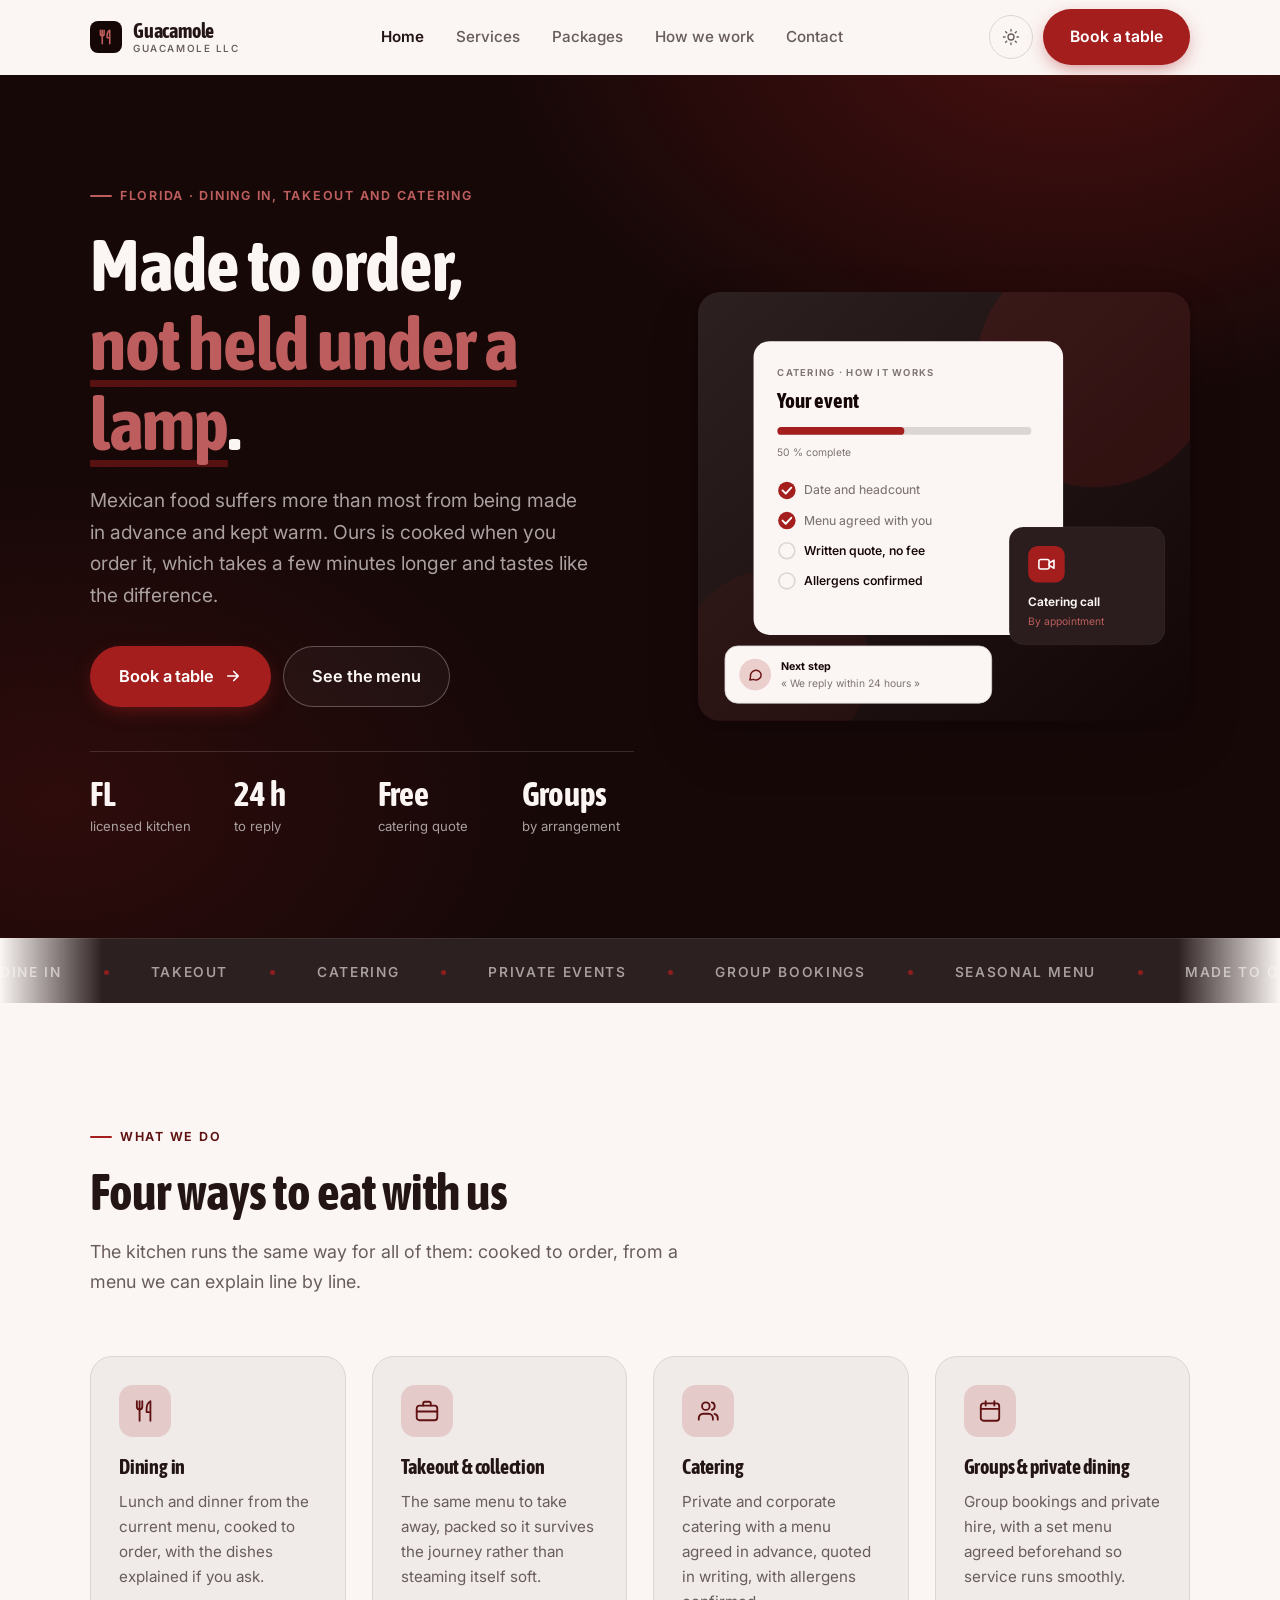
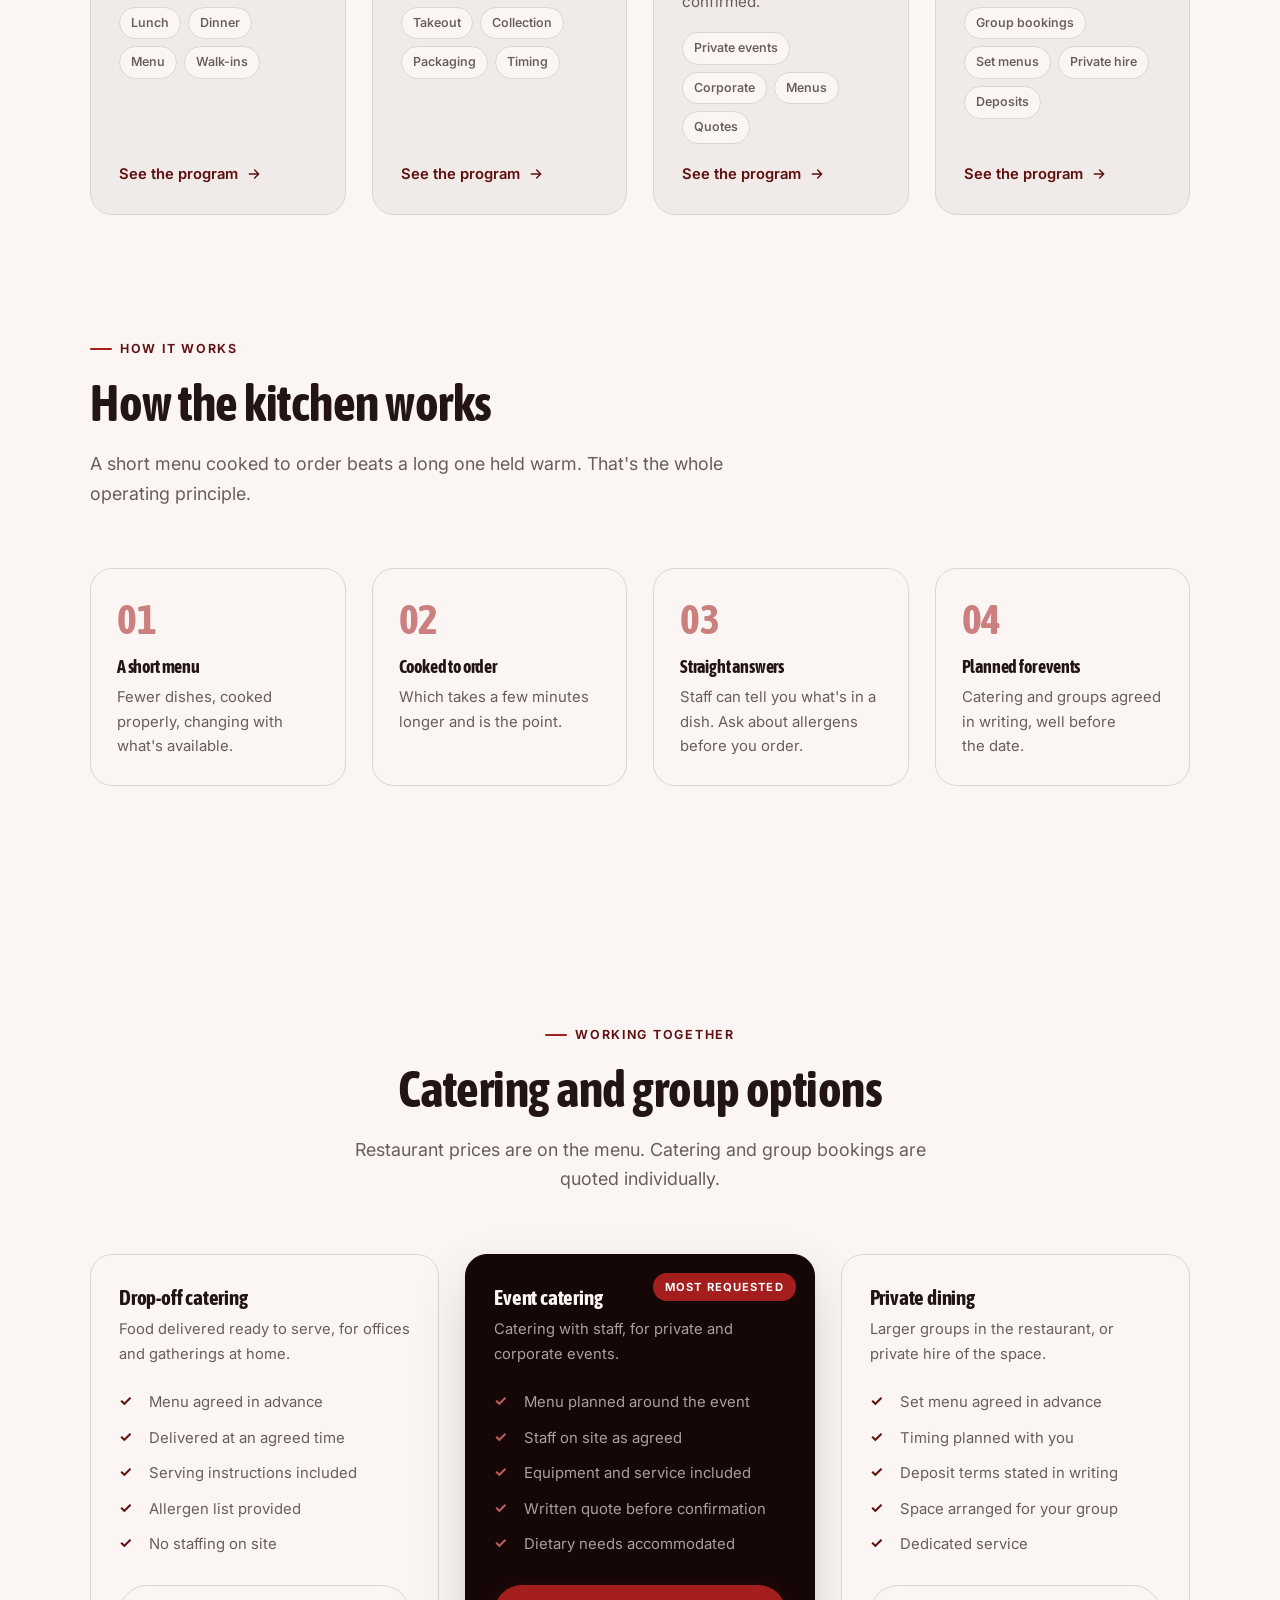
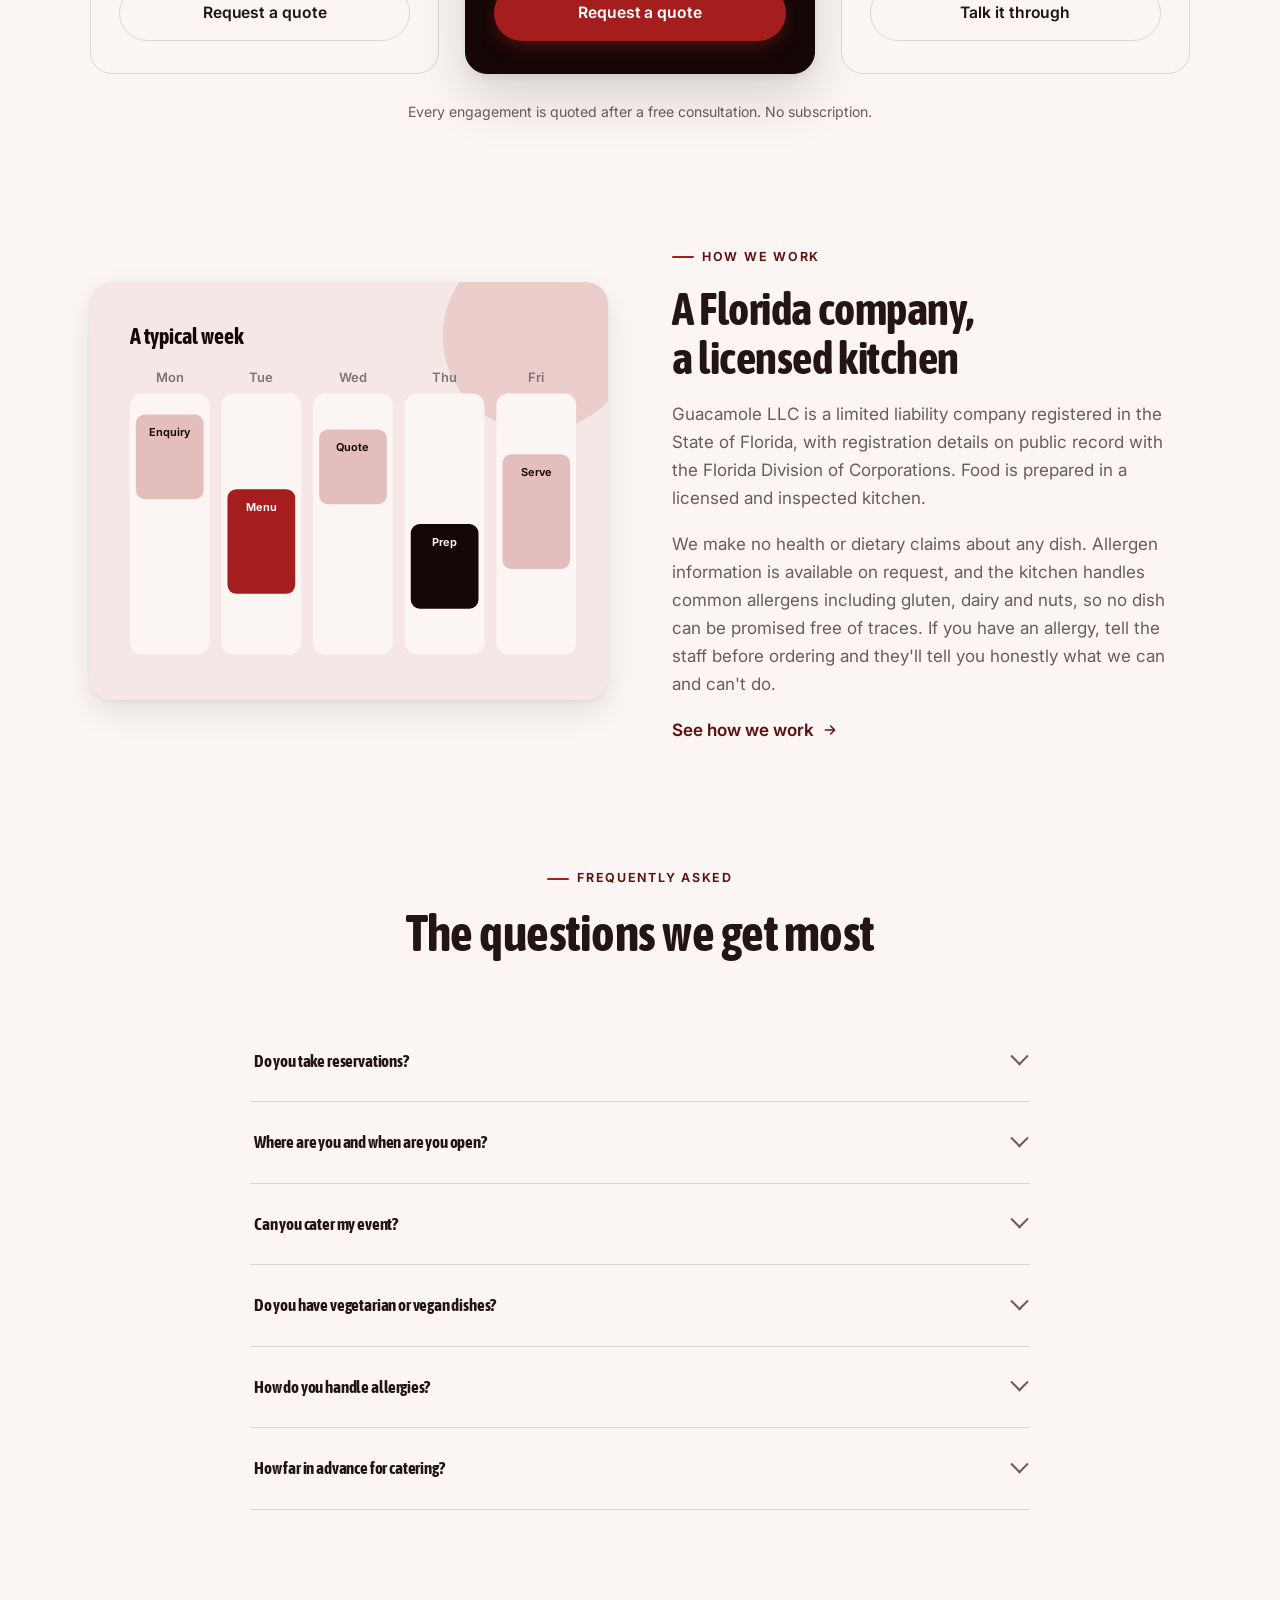
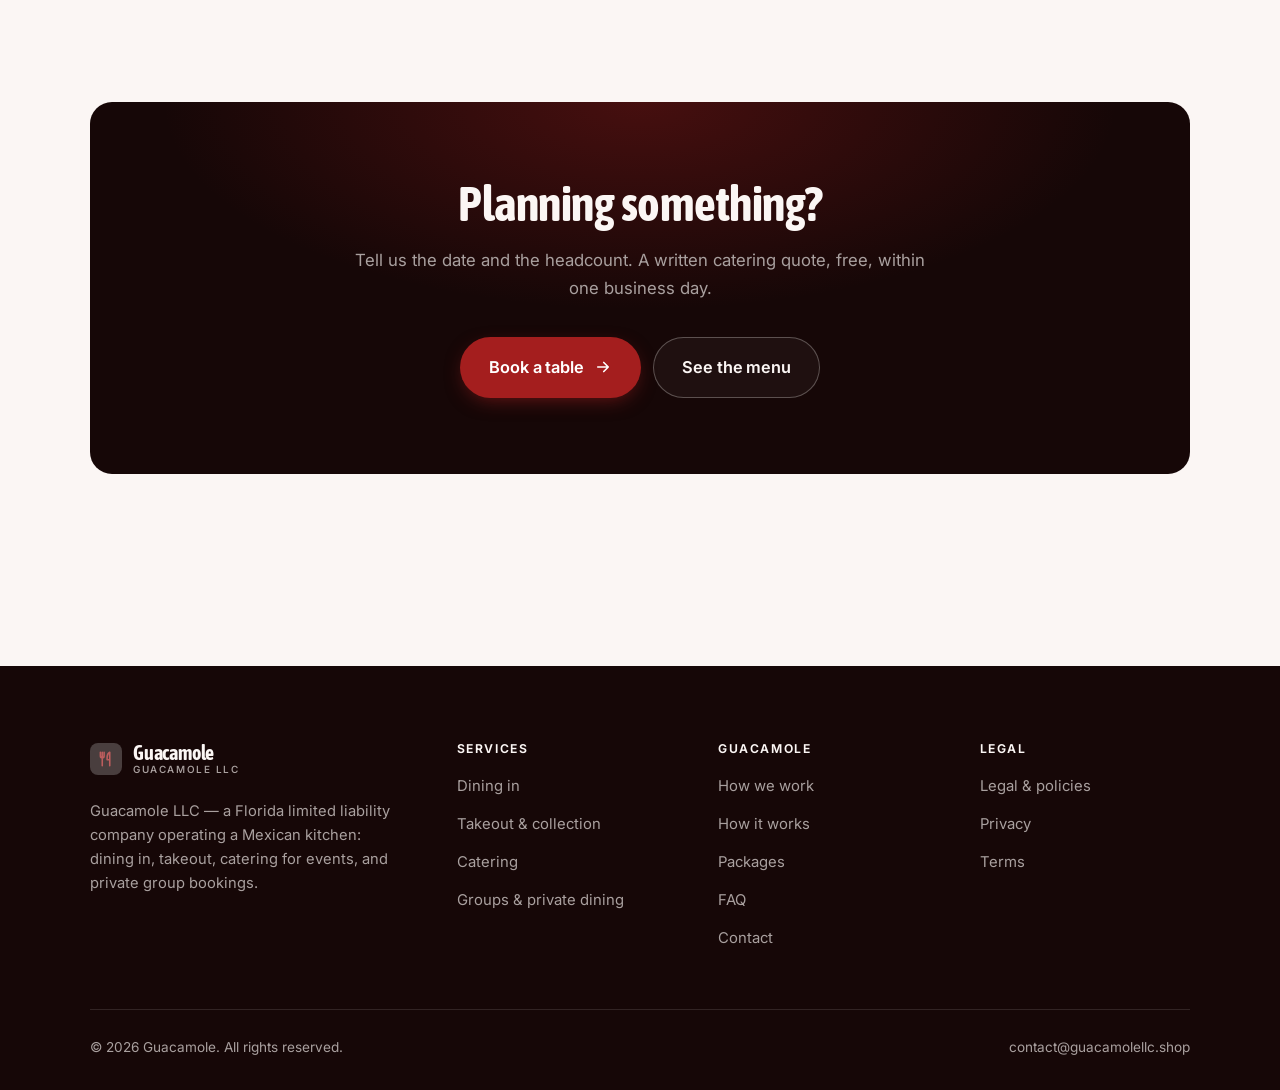
<file: index.html>
<!DOCTYPE html>
<html lang="en" class="no-js">
<head>
<meta charset="utf-8">
<meta name="viewport" content="width=device-width, initial-scale=1">
<title>Guacamole LLC — Mexican kitchen, takeout and catering</title>
<meta name="description" content="Guacamole LLC, a Florida company operating a Mexican kitchen: dining in, takeout, catering for events and private group bookings. Food made to order.">
<link rel="canonical" href="https://guacamolellc.shop/">

<meta property="og:type" content="website">
<meta property="og:url" content="https://guacamolellc.shop/">
<meta property="og:site_name" content="Guacamole">
<meta property="og:locale" content="en_US">
<meta property="og:title" content="Guacamole LLC — Mexican kitchen, takeout and catering">
<meta property="og:description" content="Guacamole LLC, a Florida company operating a Mexican kitchen: dining in, takeout, catering for events and private group bookings. Food made to order.">
<meta name="theme-color" content="#160707">

<link rel="icon" href="assets/img/favicon.svg" type="image/svg+xml">
<link rel="preconnect" href="https://fonts.googleapis.com">
<link rel="preconnect" href="https://fonts.gstatic.com" crossorigin>
<link rel="stylesheet" href="https://fonts.googleapis.com/css2?family=Asap+Condensed:wght@400;500;600;700&family=Inter:wght@400..700&display=swap">
<link rel="stylesheet" href="assets/css/style.css">

<!-- Thème appliqué avant le premier rendu (évite le flash) -->
<script>
document.documentElement.classList.remove('no-js');
(function(){try{var t=localStorage.getItem('site-theme');if(t){document.documentElement.setAttribute('data-theme',t);}}catch(e){}})();
</script>
<script type="application/ld+json">
{
  "@context": "https://schema.org",
  "@type": "Organization",
  "name": "Guacamole",
  "url": "https://guacamolellc.shop/",
  "email": "contact@guacamolellc.shop",
  "description": "Guacamole LLC, a Florida company operating a Mexican kitchen: dining in, takeout, catering for events and private group bookings. Food made to order.",
  "areaServed": "US",
  "knowsLanguage": "en"
}
</script>
</head>

<body>
<a class="skip-link" href="#main">Skip to main content</a>

<header class="site-header">
  <nav class="wrap nav" aria-label="Main navigation">
    <a class="brand" href="index.html">
      <svg class="brand__mark" viewBox="0 0 64 64" aria-hidden="true">
        <rect class="bm-bg" width="64" height="64" rx="16"/>
        <g class="bm-ic" transform="translate(14 14) scale(1.5)" fill="none" stroke-width="2.1" stroke-linecap="round" stroke-linejoin="round"><path d="M7 3v8M4.5 3v5a2.5 2.5 0 0 0 5 0V3M7 11v10M17 21V3c-2.2 1.2-3.5 3.6-3.5 7v3H17"/></g>
      </svg>
      <span>Guacamole<span class="brand__sub">Guacamole LLC</span></span>
    </a>

    <ul class="nav__links" id="nav-links">
      <li><a href="index.html" aria-current="page">Home</a></li>
      <li><a href="programs.html">Services</a></li>
      <li><a href="index.html#pricing">Packages</a></li>
      <li><a href="about.html">How we work</a></li>
      <li><a href="contact.html">Contact</a></li>
      <li><a class="btn btn--primary" href="contact.html">Book a table</a></li>
    </ul>

    <div class="nav__cta">
      <button class="theme-toggle" type="button" aria-label="Switch to dark theme">
        <svg class="icon-sun" viewBox="0 0 24 24" fill="none" stroke="currentColor" stroke-width="1.8" stroke-linecap="round" aria-hidden="true"><circle cx="12" cy="12" r="4"/><path d="M12 2v2m0 16v2M2 12h2m16 0h2M4.9 4.9l1.4 1.4m11.4 11.4 1.4 1.4M19.1 4.9l-1.4 1.4M6.3 17.7l-1.4 1.4"/></svg>
        <svg class="icon-moon" viewBox="0 0 24 24" fill="none" stroke="currentColor" stroke-width="1.8" stroke-linecap="round" stroke-linejoin="round" aria-hidden="true"><path d="M21 12.8A9 9 0 1 1 11.2 3a7 7 0 0 0 9.8 9.8z"/></svg>
      </button>
      <a class="btn btn--primary" href="contact.html">Book a table</a>
      <button class="nav__toggle" type="button" aria-expanded="false" aria-controls="nav-links" aria-label="Open menu">
        <svg class="icon-open" viewBox="0 0 24 24" fill="none" stroke="currentColor" stroke-width="2" stroke-linecap="round" aria-hidden="true"><path d="M3 6h18M3 12h18M3 18h18"/></svg>
        <svg class="icon-close" viewBox="0 0 24 24" fill="none" stroke="currentColor" stroke-width="2" stroke-linecap="round" aria-hidden="true"><path d="M6 6l12 12M18 6L6 18"/></svg>
      </button>
    </div>
  </nav>
</header>

<main id="main">

<section class="hero">
  <div class="wrap hero__inner">
    <div>
      <span class="eyebrow hero__eyebrow">Florida · Dining in, takeout and catering</span>
      <h1>Made to order,<br> <em>not held under a lamp</em>.</h1>
      <p class="hero__lede">Mexican food suffers more than most from being made in advance and kept warm. Ours is cooked when you order it, which takes a few minutes longer and tastes like the difference.</p>

      <div class="hero__actions">
        <a class="btn btn--primary btn--lg" href="contact.html">Book a table <svg viewBox="0 0 24 24" fill="none" stroke="currentColor" stroke-width="2.2" stroke-linecap="round" stroke-linejoin="round" aria-hidden="true"><path d="M5 12h14M13 6l6 6-6 6"/></svg></a>
        <a class="btn btn--on-dark btn--lg" href="programs.html">See the menu</a>
      </div>

      <ul class="hero__proof">
        <li><span class="stat__num">FL</span><span class="stat__label">licensed kitchen</span></li>
        <li><span class="stat__num">24 h</span><span class="stat__label">to reply</span></li>
        <li><span class="stat__num">Free</span><span class="stat__label">catering quote</span></li>
        <li><span class="stat__num">Groups</span><span class="stat__label">by arrangement</span></li>
      </ul>
    </div>

    <div class="hero__art">
      <svg viewBox="0 0 620 540" role="img" aria-label="How catering with Guacamole LLC works, from date and headcount to confirmed menu.">
        <defs>
          <linearGradient id="hbg" x1="0" y1="0" x2="1" y2="1">
            <stop offset="0" stop-color="#2d2020"/><stop offset="1" stop-color="#120606"/>
          </linearGradient>
        </defs>
        <rect width="620" height="540" rx="22" fill="url(#hbg)"/>
        <circle cx="500" cy="96" r="150" fill="#a41e1e" opacity=".16"/>
        <circle cx="96" cy="470" r="120" fill="#a41e1e" opacity=".08"/>

        <g style="font-family: var(--font-body)">
          <!-- Carte programme -->
          <rect x="70" y="62" width="390" height="370" rx="20" fill="#fbf6f4"/>
          <text x="100" y="106" font-size="12" font-weight="650" letter-spacing="1.6" fill="#7d7372">CATERING · HOW IT WORKS</text>
          <text x="100" y="146" font-size="27" font-weight="700" fill="#160707" style="font-family: var(--font-display)">Your event</text>
          <rect x="100" y="170" width="320" height="10" rx="5" fill="#dbd5d3"/>
          <rect x="100" y="170" width="160" height="10" rx="5" fill="#a41e1e"/>
          <text x="100" y="206" font-size="13" fill="#7d7372">50 % complete</text>
          <circle cx="112" cy="250" r="11" fill="#a41e1e"/><path d="M106.5 250l4 4 7-7.5" fill="none" stroke="#ffffff" stroke-width="2.4" stroke-linecap="round" stroke-linejoin="round"/><text x="134" y="255" font-size="15.5" fill="#7d7372" font-weight="450">Date and headcount</text>
          <circle cx="112" cy="288" r="11" fill="#a41e1e"/><path d="M106.5 288l4 4 7-7.5" fill="none" stroke="#ffffff" stroke-width="2.4" stroke-linecap="round" stroke-linejoin="round"/><text x="134" y="293" font-size="15.5" fill="#7d7372" font-weight="450">Menu agreed with you</text>
          <circle cx="112" cy="326" r="10" fill="none" stroke="#dbd5d3" stroke-width="2"/><text x="134" y="331" font-size="15.5" fill="#160707" font-weight="560">Written quote, no fee</text>
          <circle cx="112" cy="364" r="10" fill="none" stroke="#dbd5d3" stroke-width="2"/><text x="134" y="369" font-size="15.5" fill="#160707" font-weight="560">Allergens confirmed</text>

          <!-- Carte séance -->
          <rect x="392" y="296" width="196" height="148" rx="18" fill="#2b1d1d" stroke="#ffffff" stroke-opacity=".08"/>
          <rect x="416" y="320" width="46" height="46" rx="12" fill="#a41e1e"/>
          <g transform="translate(427 331)" fill="none" stroke="#ffffff" color="#ffffff" stroke-width="2" stroke-linecap="round" stroke-linejoin="round"><rect x="2.5" y="6" width="13" height="12" rx="2.5"/><path d="M15.5 10.5 21.5 7v10l-6-3.5z"/></g>
          <text x="416" y="396" font-size="15" font-weight="650" fill="#fbf6f4">Catering call</text>
          <text x="416" y="420" font-size="13" fill="#bd5d5d">By appointment</text>

          <!-- Retour du coach -->
          <rect x="34" y="446" width="336" height="72" rx="16" fill="#fbf6f4" stroke="#dbd5d3"/>
          <circle cx="72" cy="482" r="20" fill="#ebcfcd"/>
          <g transform="translate(62 472) scale(.84)" fill="none" stroke="#6b1414" stroke-width="2.2" stroke-linecap="round" stroke-linejoin="round"><path d="M21 12a8 8 0 0 1-11.6 7.1L4 20l1-4.6A8 8 0 1 1 21 12z"/></g>
          <text x="104" y="476" font-size="13.5" font-weight="700" fill="#160707">Next step</text>
          <text x="104" y="498" font-size="13" fill="#7d7372">« We reply within 24 hours »</text>
        </g>
      </svg>
    </div>
  </div>
</section>

<div class="marquee" aria-hidden="true">
  <div class="marquee__track"><span>Dine in</span><span>Takeout</span><span>Catering</span><span>Private events</span><span>Group bookings</span><span>Seasonal menu</span><span>Made to order</span><span>Allergens</span><span>Collection</span><span>Delivery</span><span>Dine in</span><span>Takeout</span><span>Catering</span><span>Private events</span><span>Group bookings</span><span>Seasonal menu</span><span>Made to order</span><span>Allergens</span><span>Collection</span><span>Delivery</span></div>
</div>

<section class="section wrap" id="programs">
  <div class="section-head reveal">
    <span class="eyebrow">What we do</span>
    <h2>Four ways to eat with us</h2>
    <p>The kitchen runs the same way for all of them: cooked to order, from a menu we can explain line by line.</p>
  </div>
  <div class="grid grid--4 reveal-group">
    <a class="card" href="programs.html#dining">
      <div class="card__icon"><svg viewBox="0 0 24 24" fill="none" stroke="currentColor" stroke-width="1.7" stroke-linecap="round" stroke-linejoin="round" aria-hidden="true"><path d="M7 3v8M4.5 3v5a2.5 2.5 0 0 0 5 0V3M7 11v10M17 21V3c-2.2 1.2-3.5 3.6-3.5 7v3H17"/></svg></div>
      <h3>Dining in</h3>
      <p>Lunch and dinner from the current menu, cooked to order, with the dishes explained if you ask.</p>
      <ul class="tags"><li>Lunch</li><li>Dinner</li><li>Menu</li><li>Walk-ins</li></ul>
      <span class="arrow-link">See the program <svg viewBox="0 0 24 24" fill="none" stroke="currentColor" stroke-width="2.2" stroke-linecap="round" stroke-linejoin="round" aria-hidden="true"><path d="M5 12h14M13 6l6 6-6 6"/></svg></span>
    </a>
    <a class="card" href="programs.html#takeout">
      <div class="card__icon"><svg viewBox="0 0 24 24" fill="none" stroke="currentColor" stroke-width="1.7" stroke-linecap="round" stroke-linejoin="round" aria-hidden="true"><rect x="2.5" y="7" width="19" height="13.5" rx="2.5"/><path d="M8.5 7V5a1.5 1.5 0 0 1 1.5-1.5h4A1.5 1.5 0 0 1 15.5 5v2M2.5 12.5h19"/></svg></div>
      <h3>Takeout &amp; collection</h3>
      <p>The same menu to take away, packed so it survives the journey rather than steaming itself soft.</p>
      <ul class="tags"><li>Takeout</li><li>Collection</li><li>Packaging</li><li>Timing</li></ul>
      <span class="arrow-link">See the program <svg viewBox="0 0 24 24" fill="none" stroke="currentColor" stroke-width="2.2" stroke-linecap="round" stroke-linejoin="round" aria-hidden="true"><path d="M5 12h14M13 6l6 6-6 6"/></svg></span>
    </a>
    <a class="card" href="programs.html#catering">
      <div class="card__icon"><svg viewBox="0 0 24 24" fill="none" stroke="currentColor" stroke-width="1.7" stroke-linecap="round" stroke-linejoin="round" aria-hidden="true"><path d="M16.5 20v-1.5a4 4 0 0 0-4-4h-5a4 4 0 0 0-4 4V20"/><circle cx="10" cy="7.5" r="3.5"/><path d="M21 20v-1.5a4 4 0 0 0-3-3.9M15.5 4.1a3.5 3.5 0 0 1 0 6.8"/></svg></div>
      <h3>Catering</h3>
      <p>Private and corporate catering with a menu agreed in advance, quoted in writing, with allergens confirmed.</p>
      <ul class="tags"><li>Private events</li><li>Corporate</li><li>Menus</li><li>Quotes</li></ul>
      <span class="arrow-link">See the program <svg viewBox="0 0 24 24" fill="none" stroke="currentColor" stroke-width="2.2" stroke-linecap="round" stroke-linejoin="round" aria-hidden="true"><path d="M5 12h14M13 6l6 6-6 6"/></svg></span>
    </a>
    <a class="card" href="programs.html#groups">
      <div class="card__icon"><svg viewBox="0 0 24 24" fill="none" stroke="currentColor" stroke-width="1.7" stroke-linecap="round" stroke-linejoin="round" aria-hidden="true"><rect x="3.5" y="5" width="17" height="16" rx="2.5"/><path d="M8 3v4M16 3v4M3.5 10h17"/></svg></div>
      <h3>Groups &amp; private dining</h3>
      <p>Group bookings and private hire, with a set menu agreed beforehand so service runs smoothly.</p>
      <ul class="tags"><li>Group bookings</li><li>Set menus</li><li>Private hire</li><li>Deposits</li></ul>
      <span class="arrow-link">See the program <svg viewBox="0 0 24 24" fill="none" stroke="currentColor" stroke-width="2.2" stroke-linecap="round" stroke-linejoin="round" aria-hidden="true"><path d="M5 12h14M13 6l6 6-6 6"/></svg></span>
    </a>
  </div>
</section>

<section class="section section--flush wrap" id="how-it-works">
  <div class="section-head reveal">
    <span class="eyebrow">How it works</span>
    <h2>How the kitchen works</h2>
    <p>A short menu cooked to order beats a long one held warm. That's the whole operating principle.</p>
  </div>
  <div class="grid grid--4 steps reveal-group">
    <article class="step">
      <h3>A short menu</h3>
      <p>Fewer dishes, cooked properly, changing with what's available.</p>
    </article>
    <article class="step">
      <h3>Cooked to order</h3>
      <p>Which takes a few minutes longer and is the point.</p>
    </article>
    <article class="step">
      <h3>Straight answers</h3>
      <p>Staff can tell you what's in a dish. Ask about allergens before you order.</p>
    </article>
    <article class="step">
      <h3>Planned for events</h3>
      <p>Catering and groups agreed in writing, well before the date.</p>
    </article>
  </div>
</section>

<section class="section wrap" id="pricing">
  <div class="section-head section-head--center reveal">
    <span class="eyebrow">Working together</span>
    <h2>Catering and group options</h2>
    <p>Restaurant prices are on the menu. Catering and group bookings are quoted individually.</p>
  </div>
  <div class="grid grid--3 plans reveal-group">
    <article class="plan">
      
      <h3>Drop-off catering</h3>
      <p class="plan__desc">Food delivered ready to serve, for offices and gatherings at home.</p>
      
      <ul class="plan__features">
        <li>Menu agreed in advance</li>
        <li>Delivered at an agreed time</li>
        <li>Serving instructions included</li>
        <li>Allergen list provided</li>
        <li>No staffing on site</li>
      </ul>
      <a class="btn btn--ghost btn--block" href="contact.html">Request a quote</a>
    </article>
    <article class="plan plan--featured">
      <span class="plan__tag">Most requested</span>
      <h3>Event catering</h3>
      <p class="plan__desc">Catering with staff, for private and corporate events.</p>
      
      <ul class="plan__features">
        <li>Menu planned around the event</li>
        <li>Staff on site as agreed</li>
        <li>Equipment and service included</li>
        <li>Written quote before confirmation</li>
        <li>Dietary needs accommodated</li>
      </ul>
      <a class="btn btn--primary btn--block" href="contact.html">Request a quote</a>
    </article>
    <article class="plan">
      
      <h3>Private dining</h3>
      <p class="plan__desc">Larger groups in the restaurant, or private hire of the space.</p>
      
      <ul class="plan__features">
        <li>Set menu agreed in advance</li>
        <li>Timing planned with you</li>
        <li>Deposit terms stated in writing</li>
        <li>Space arranged for your group</li>
        <li>Dedicated service</li>
      </ul>
      <a class="btn btn--ghost btn--block" href="contact.html">Talk it through</a>
    </article>
  </div>
  <p class="plans-note">Every engagement is quoted after a free consultation. No subscription.</p>
</section>

<section class="section section--flush wrap">
  <div class="split reveal">
    <div class="split__art">
      <svg viewBox="0 0 520 420" role="img" aria-label="Example of a typical week: Enquiry, Menu, Quote, Prep, Serve.">
        <rect width="520" height="420" rx="20" fill="#f5e7e5"/>
        <circle cx="450" cy="54" r="96" fill="#a41e1e" opacity=".12"/>
        <g style="font-family: var(--font-body)">
        <text x="40" y="62" font-size="22" font-weight="700" fill="#160707" style="font-family: var(--font-display)">A typical week</text>
        <text x="80" y="100" text-anchor="middle" font-size="13" font-weight="600" fill="#7d7372">Mon</text>
        <rect x="40" y="112" width="80" height="262" rx="12" fill="#fbf6f4"/>
        <rect x="46" y="133" width="68" height="85" rx="9" fill="#e4bebc"/>
        <text x="80" y="155" text-anchor="middle" font-size="11" font-weight="650" fill="#160707">Enquiry</text>
        <text x="172" y="100" text-anchor="middle" font-size="13" font-weight="600" fill="#7d7372">Tue</text>
        <rect x="132" y="112" width="80" height="262" rx="12" fill="#fbf6f4"/>
        <rect x="138" y="208" width="68" height="105" rx="9" fill="#a41e1e"/>
        <text x="172" y="230" text-anchor="middle" font-size="11" font-weight="650" fill="#ffffff">Menu</text>
        <text x="264" y="100" text-anchor="middle" font-size="13" font-weight="600" fill="#7d7372">Wed</text>
        <rect x="224" y="112" width="80" height="262" rx="12" fill="#fbf6f4"/>
        <rect x="230" y="148" width="68" height="75" rx="9" fill="#e4bebc"/>
        <text x="264" y="170" text-anchor="middle" font-size="11" font-weight="650" fill="#160707">Quote</text>
        <text x="356" y="100" text-anchor="middle" font-size="13" font-weight="600" fill="#7d7372">Thu</text>
        <rect x="316" y="112" width="80" height="262" rx="12" fill="#fbf6f4"/>
        <rect x="322" y="243" width="68" height="85" rx="9" fill="#160707"/>
        <text x="356" y="265" text-anchor="middle" font-size="11" font-weight="650" fill="#fbf6f4">Prep</text>
        <text x="448" y="100" text-anchor="middle" font-size="13" font-weight="600" fill="#7d7372">Fri</text>
        <rect x="408" y="112" width="80" height="262" rx="12" fill="#fbf6f4"/>
        <rect x="414" y="173" width="68" height="115" rx="9" fill="#e4bebc"/>
        <text x="448" y="195" text-anchor="middle" font-size="11" font-weight="650" fill="#160707">Serve</text>
        </g>
      </svg>
    </div>
    <div>
      <span class="eyebrow">How we work</span>
      <h2>A Florida company, a licensed kitchen</h2>
      <p>Guacamole LLC is a limited liability company registered in the State of Florida, with registration details on public record with the Florida Division of Corporations. Food is prepared in a licensed and inspected kitchen.</p>
      <p>We make no health or dietary claims about any dish. Allergen information is available on request, and the kitchen handles common allergens including gluten, dairy and nuts, so no dish can be promised free of traces. If you have an allergy, tell the staff before ordering and they'll tell you honestly what we can and can't do.</p>
      <p><a class="arrow-link" href="about.html">See how we work <svg viewBox="0 0 24 24" fill="none" stroke="currentColor" stroke-width="2.2" stroke-linecap="round" stroke-linejoin="round" aria-hidden="true"><path d="M5 12h14M13 6l6 6-6 6"/></svg></a></p>
    </div>
  </div>
</section>

<section class="section section--flush wrap" id="faq">
  <div class="section-head section-head--center reveal">
    <span class="eyebrow">Frequently asked</span>
    <h2>The questions we get most</h2>
  </div>
  <div class="faq reveal">
    <details>
      <summary>Do you take reservations?</summary>
      <p>[RESERVATIONS POLICY — phone, online, or walk-ins only]. For groups, book ahead so we can agree a short set menu.</p>
    </details>
    <details>
      <summary>Where are you and when are you open?</summary>
      <p>[RESTAURANT ADDRESS] — [YOUR OPENING HOURS]. Call [PHONE NUMBER] if you're unsure.</p>
    </details>
    <details>
      <summary>Can you cater my event?</summary>
      <p>Yes. Tell us the date, headcount and venue and we'll send a written quote with a menu, free and with no obligation.</p>
    </details>
    <details>
      <summary>Do you have vegetarian or vegan dishes?</summary>
      <p>Yes, and we'll point them out on the menu. Tell us about dietary needs when booking catering so the menu is planned around them rather than adjusted on the day.</p>
    </details>
    <details>
      <summary>How do you handle allergies?</summary>
      <p>Speak to staff before ordering. We'll tell you what's in a dish, and we're honest that a shared kitchen can't guarantee no traces.</p>
    </details>
    <details>
      <summary>How far in advance for catering?</summary>
      <p>The sooner the better, especially for weekends. Send the date and we'll tell you straight away whether we can take it.</p>
    </details>
  </div>
</section>

<section class="wrap section--tight">
  <div class="cta-band reveal">
    <h2>Planning something?</h2>
    <p>Tell us the date and the headcount. A written catering quote, free, within one business day.</p>
    <div class="hero__actions">
      <a class="btn btn--primary btn--lg" href="contact.html">Book a table <svg viewBox="0 0 24 24" fill="none" stroke="currentColor" stroke-width="2.2" stroke-linecap="round" stroke-linejoin="round" aria-hidden="true"><path d="M5 12h14M13 6l6 6-6 6"/></svg></a>
      <a class="btn btn--on-dark btn--lg" href="programs.html">See the menu</a>
    </div>
  </div>
</section>

</main>

<footer class="site-footer">
  <div class="wrap">
    <div class="footer__grid">
      <div class="footer__brand">
        <a class="brand" href="index.html">
          <svg class="brand__mark" viewBox="0 0 64 64" aria-hidden="true">
        <rect class="bm-bg" width="64" height="64" rx="16"/>
        <g class="bm-ic" transform="translate(14 14) scale(1.5)" fill="none" stroke-width="2.1" stroke-linecap="round" stroke-linejoin="round"><path d="M7 3v8M4.5 3v5a2.5 2.5 0 0 0 5 0V3M7 11v10M17 21V3c-2.2 1.2-3.5 3.6-3.5 7v3H17"/></g>
      </svg>
          <span>Guacamole<span class="brand__sub">Guacamole LLC</span></span>
        </a>
        <p>Guacamole LLC — a Florida limited liability company operating a Mexican kitchen: dining in, takeout, catering for events, and private group bookings.</p>
      </div>

      <div class="footer__col">
        <h4>Services</h4>
        <ul>
          <li><a href="programs.html#dining">Dining in</a></li>
          <li><a href="programs.html#takeout">Takeout &amp; collection</a></li>
          <li><a href="programs.html#catering">Catering</a></li>
          <li><a href="programs.html#groups">Groups &amp; private dining</a></li>
        </ul>
      </div>

      <div class="footer__col">
        <h4>Guacamole</h4>
        <ul>
          <li><a href="about.html">How we work</a></li>
          <li><a href="index.html#how-it-works">How it works</a></li>
          <li><a href="index.html#pricing">Packages</a></li>
          <li><a href="index.html#faq">FAQ</a></li>
          <li><a href="contact.html">Contact</a></li>
        </ul>
      </div>

      <div class="footer__col">
        <h4>Legal</h4>
        <ul>
          <li><a href="legal.html">Legal &amp; policies</a></li>
          <li><a href="legal.html#privacy">Privacy</a></li>
          <li><a href="legal.html#terms">Terms</a></li>
        </ul>
      </div>
    </div>

    <div class="footer__bottom">
      <p>© <span data-year>2026</span> Guacamole. All rights reserved.</p>
      <p><a href="mailto:contact@guacamolellc.shop">contact@guacamolellc.shop</a></p>
    </div>
  </div>
</footer>

<script src="assets/js/main.js" defer></script>
</body>
</html>
</file>
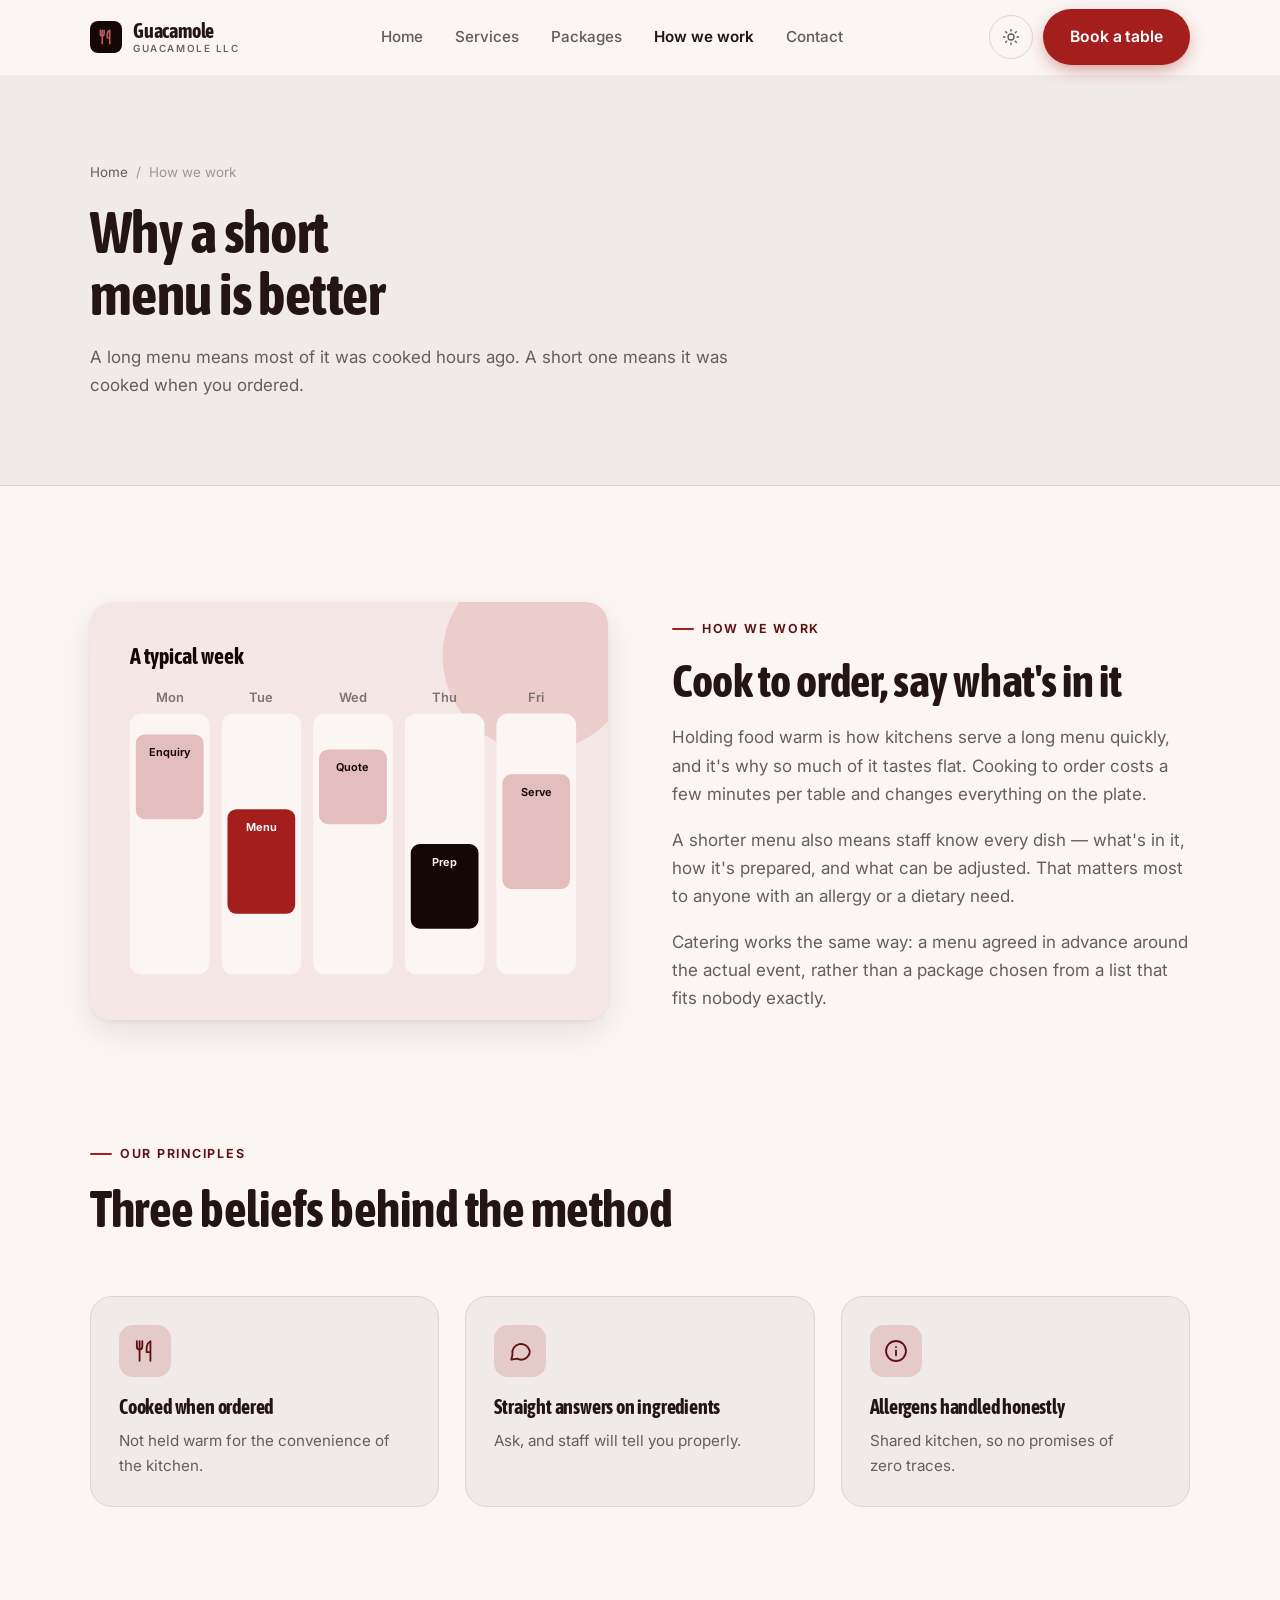
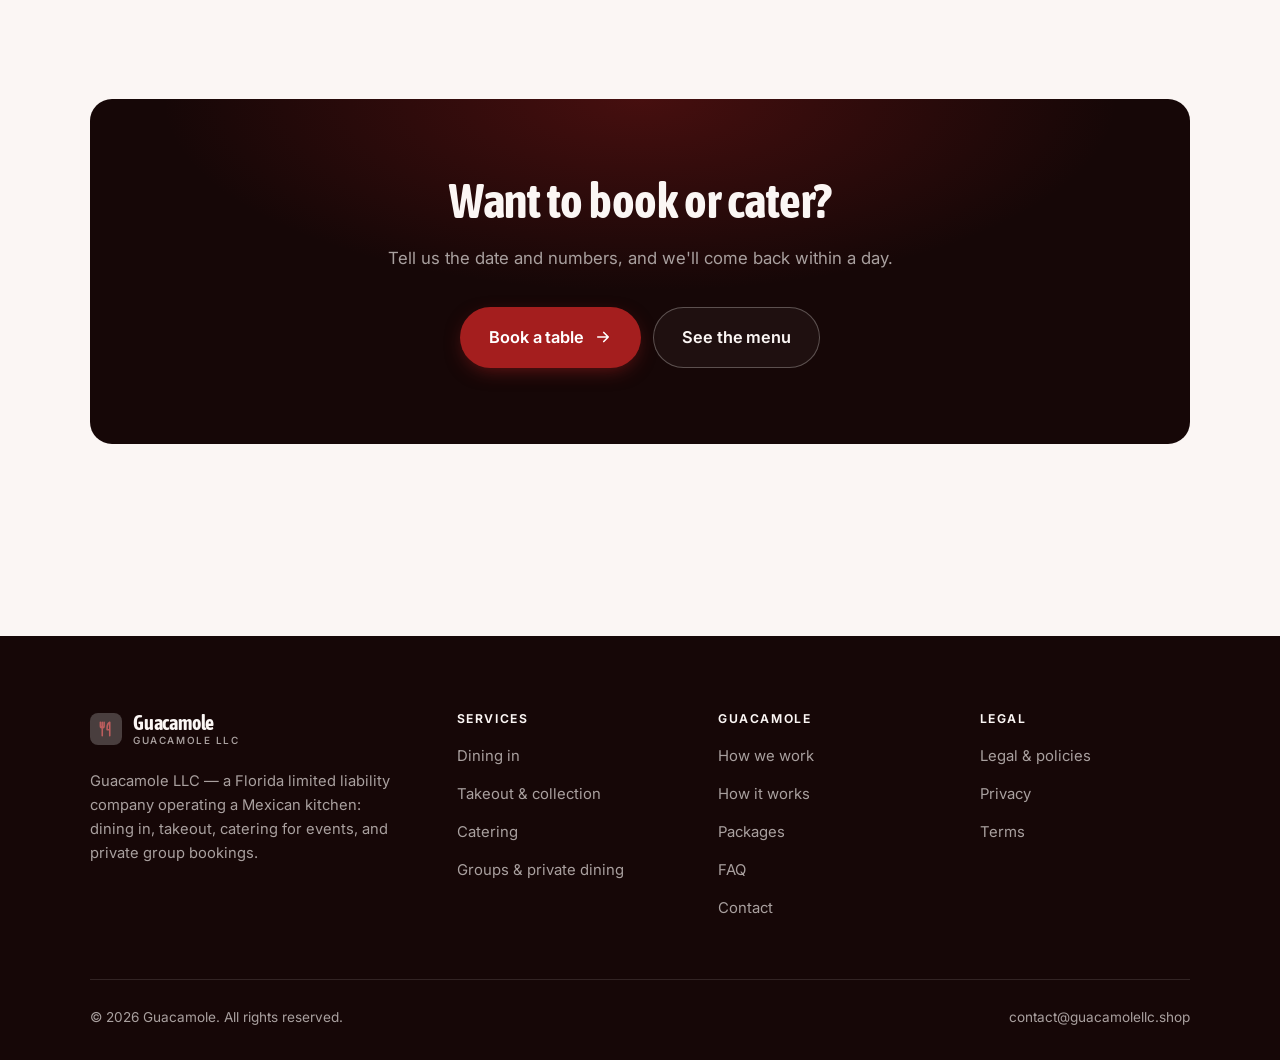
<file: about.html>
<!DOCTYPE html>
<html lang="en" class="no-js">
<head>
<meta charset="utf-8">
<meta name="viewport" content="width=device-width, initial-scale=1">
<title>How we work — Guacamole</title>
<meta name="description" content="About Guacamole LLC, a Florida limited liability company operating a Mexican kitchen.">
<link rel="canonical" href="https://guacamolellc.shop/about.html">

<meta property="og:type" content="website">
<meta property="og:url" content="https://guacamolellc.shop/about.html">
<meta property="og:site_name" content="Guacamole">
<meta property="og:locale" content="en_US">
<meta property="og:title" content="How we work — Guacamole">
<meta property="og:description" content="About Guacamole LLC, a Florida limited liability company operating a Mexican kitchen.">
<meta name="theme-color" content="#160707">

<link rel="icon" href="assets/img/favicon.svg" type="image/svg+xml">
<link rel="preconnect" href="https://fonts.googleapis.com">
<link rel="preconnect" href="https://fonts.gstatic.com" crossorigin>
<link rel="stylesheet" href="https://fonts.googleapis.com/css2?family=Asap+Condensed:wght@400;500;600;700&family=Inter:wght@400..700&display=swap">
<link rel="stylesheet" href="assets/css/style.css">

<!-- Thème appliqué avant le premier rendu (évite le flash) -->
<script>
document.documentElement.classList.remove('no-js');
(function(){try{var t=localStorage.getItem('site-theme');if(t){document.documentElement.setAttribute('data-theme',t);}}catch(e){}})();
</script>
</head>

<body>
<a class="skip-link" href="#main">Skip to main content</a>

<header class="site-header">
  <nav class="wrap nav" aria-label="Main navigation">
    <a class="brand" href="index.html">
      <svg class="brand__mark" viewBox="0 0 64 64" aria-hidden="true">
        <rect class="bm-bg" width="64" height="64" rx="16"/>
        <g class="bm-ic" transform="translate(14 14) scale(1.5)" fill="none" stroke-width="2.1" stroke-linecap="round" stroke-linejoin="round"><path d="M7 3v8M4.5 3v5a2.5 2.5 0 0 0 5 0V3M7 11v10M17 21V3c-2.2 1.2-3.5 3.6-3.5 7v3H17"/></g>
      </svg>
      <span>Guacamole<span class="brand__sub">Guacamole LLC</span></span>
    </a>

    <ul class="nav__links" id="nav-links">
      <li><a href="index.html">Home</a></li>
      <li><a href="programs.html">Services</a></li>
      <li><a href="index.html#pricing">Packages</a></li>
      <li><a href="about.html" aria-current="page">How we work</a></li>
      <li><a href="contact.html">Contact</a></li>
      <li><a class="btn btn--primary" href="contact.html">Book a table</a></li>
    </ul>

    <div class="nav__cta">
      <button class="theme-toggle" type="button" aria-label="Switch to dark theme">
        <svg class="icon-sun" viewBox="0 0 24 24" fill="none" stroke="currentColor" stroke-width="1.8" stroke-linecap="round" aria-hidden="true"><circle cx="12" cy="12" r="4"/><path d="M12 2v2m0 16v2M2 12h2m16 0h2M4.9 4.9l1.4 1.4m11.4 11.4 1.4 1.4M19.1 4.9l-1.4 1.4M6.3 17.7l-1.4 1.4"/></svg>
        <svg class="icon-moon" viewBox="0 0 24 24" fill="none" stroke="currentColor" stroke-width="1.8" stroke-linecap="round" stroke-linejoin="round" aria-hidden="true"><path d="M21 12.8A9 9 0 1 1 11.2 3a7 7 0 0 0 9.8 9.8z"/></svg>
      </button>
      <a class="btn btn--primary" href="contact.html">Book a table</a>
      <button class="nav__toggle" type="button" aria-expanded="false" aria-controls="nav-links" aria-label="Open menu">
        <svg class="icon-open" viewBox="0 0 24 24" fill="none" stroke="currentColor" stroke-width="2" stroke-linecap="round" aria-hidden="true"><path d="M3 6h18M3 12h18M3 18h18"/></svg>
        <svg class="icon-close" viewBox="0 0 24 24" fill="none" stroke="currentColor" stroke-width="2" stroke-linecap="round" aria-hidden="true"><path d="M6 6l12 12M18 6L6 18"/></svg>
      </button>
    </div>
  </nav>
</header>

<main id="main">

<section class="page-head">
  <div class="wrap">
    <nav class="breadcrumb" aria-label="Breadcrumb">
      <a href="index.html">Home</a><span>/</span><span aria-current="page">How we work</span>
    </nav>
    <h1>Why a short menu is better</h1>
    <p>A long menu means most of it was cooked hours ago. A short one means it was cooked when you ordered.</p>
  </div>
</section>

<section class="section wrap">
  <div class="split reveal">
    <div class="split__art">
      <svg viewBox="0 0 520 420" role="img" aria-label="Example of a typical week: Enquiry, Menu, Quote, Prep, Serve.">
        <rect width="520" height="420" rx="20" fill="#f5e7e5"/>
        <circle cx="450" cy="54" r="96" fill="#a41e1e" opacity=".12"/>
        <g style="font-family: var(--font-body)">
        <text x="40" y="62" font-size="22" font-weight="700" fill="#160707" style="font-family: var(--font-display)">A typical week</text>
        <text x="80" y="100" text-anchor="middle" font-size="13" font-weight="600" fill="#7d7372">Mon</text>
        <rect x="40" y="112" width="80" height="262" rx="12" fill="#fbf6f4"/>
        <rect x="46" y="133" width="68" height="85" rx="9" fill="#e4bebc"/>
        <text x="80" y="155" text-anchor="middle" font-size="11" font-weight="650" fill="#160707">Enquiry</text>
        <text x="172" y="100" text-anchor="middle" font-size="13" font-weight="600" fill="#7d7372">Tue</text>
        <rect x="132" y="112" width="80" height="262" rx="12" fill="#fbf6f4"/>
        <rect x="138" y="208" width="68" height="105" rx="9" fill="#a41e1e"/>
        <text x="172" y="230" text-anchor="middle" font-size="11" font-weight="650" fill="#ffffff">Menu</text>
        <text x="264" y="100" text-anchor="middle" font-size="13" font-weight="600" fill="#7d7372">Wed</text>
        <rect x="224" y="112" width="80" height="262" rx="12" fill="#fbf6f4"/>
        <rect x="230" y="148" width="68" height="75" rx="9" fill="#e4bebc"/>
        <text x="264" y="170" text-anchor="middle" font-size="11" font-weight="650" fill="#160707">Quote</text>
        <text x="356" y="100" text-anchor="middle" font-size="13" font-weight="600" fill="#7d7372">Thu</text>
        <rect x="316" y="112" width="80" height="262" rx="12" fill="#fbf6f4"/>
        <rect x="322" y="243" width="68" height="85" rx="9" fill="#160707"/>
        <text x="356" y="265" text-anchor="middle" font-size="11" font-weight="650" fill="#fbf6f4">Prep</text>
        <text x="448" y="100" text-anchor="middle" font-size="13" font-weight="600" fill="#7d7372">Fri</text>
        <rect x="408" y="112" width="80" height="262" rx="12" fill="#fbf6f4"/>
        <rect x="414" y="173" width="68" height="115" rx="9" fill="#e4bebc"/>
        <text x="448" y="195" text-anchor="middle" font-size="11" font-weight="650" fill="#160707">Serve</text>
        </g>
      </svg>
    </div>
    <div>
      <span class="eyebrow">How we work</span>
      <h2>Cook to order, say what's in it</h2>
      <p>Holding food warm is how kitchens serve a long menu quickly, and it's why so much of it tastes flat. Cooking to order costs a few minutes per table and changes everything on the plate.</p>
      <p>A shorter menu also means staff know every dish — what's in it, how it's prepared, and what can be adjusted. That matters most to anyone with an allergy or a dietary need.</p>
      <p>Catering works the same way: a menu agreed in advance around the actual event, rather than a package chosen from a list that fits nobody exactly.</p>
      <!--
        TO DO: add a short introduction of the coach (name, real background),
        with a photo if possible. Do not invent credentials — see README.md.
      -->
    </div>
  </div>
</section>

<section class="section section--flush wrap">
  <div class="section-head reveal">
    <span class="eyebrow">Our principles</span>
    <h2>Three beliefs behind the method</h2>
  </div>
  <div class="grid grid--3 reveal-group">
    <article class="card">
      <div class="card__icon"><svg viewBox="0 0 24 24" fill="none" stroke="currentColor" stroke-width="1.7" stroke-linecap="round" stroke-linejoin="round" aria-hidden="true"><path d="M7 3v8M4.5 3v5a2.5 2.5 0 0 0 5 0V3M7 11v10M17 21V3c-2.2 1.2-3.5 3.6-3.5 7v3H17"/></svg></div>
      <h3>Cooked when ordered</h3>
      <p>Not held warm for the convenience of the kitchen.</p>
    </article>
    <article class="card">
      <div class="card__icon"><svg viewBox="0 0 24 24" fill="none" stroke="currentColor" stroke-width="1.7" stroke-linecap="round" stroke-linejoin="round" aria-hidden="true"><path d="M21 12a8 8 0 0 1-11.6 7.1L4 20l1-4.6A8 8 0 1 1 21 12z"/></svg></div>
      <h3>Straight answers on ingredients</h3>
      <p>Ask, and staff will tell you properly.</p>
    </article>
    <article class="card">
      <div class="card__icon"><svg viewBox="0 0 24 24" fill="none" stroke="currentColor" stroke-width="1.7" stroke-linecap="round" stroke-linejoin="round" aria-hidden="true"><circle cx="12" cy="12" r="9.2"/><path d="M12 16v-4.5M12 8.2v.1"/></svg></div>
      <h3>Allergens handled honestly</h3>
      <p>Shared kitchen, so no promises of zero traces.</p>
    </article>
  </div>
</section>

<section class="wrap section--tight">
  <div class="cta-band reveal">
    <h2>Want to book or cater?</h2>
    <p>Tell us the date and numbers, and we'll come back within a day.</p>
    <div class="hero__actions">
      <a class="btn btn--primary btn--lg" href="contact.html">Book a table <svg viewBox="0 0 24 24" fill="none" stroke="currentColor" stroke-width="2.2" stroke-linecap="round" stroke-linejoin="round" aria-hidden="true"><path d="M5 12h14M13 6l6 6-6 6"/></svg></a>
      <a class="btn btn--on-dark btn--lg" href="programs.html">See the menu</a>
    </div>
  </div>
</section>

</main>

<footer class="site-footer">
  <div class="wrap">
    <div class="footer__grid">
      <div class="footer__brand">
        <a class="brand" href="index.html">
          <svg class="brand__mark" viewBox="0 0 64 64" aria-hidden="true">
        <rect class="bm-bg" width="64" height="64" rx="16"/>
        <g class="bm-ic" transform="translate(14 14) scale(1.5)" fill="none" stroke-width="2.1" stroke-linecap="round" stroke-linejoin="round"><path d="M7 3v8M4.5 3v5a2.5 2.5 0 0 0 5 0V3M7 11v10M17 21V3c-2.2 1.2-3.5 3.6-3.5 7v3H17"/></g>
      </svg>
          <span>Guacamole<span class="brand__sub">Guacamole LLC</span></span>
        </a>
        <p>Guacamole LLC — a Florida limited liability company operating a Mexican kitchen: dining in, takeout, catering for events, and private group bookings.</p>
      </div>

      <div class="footer__col">
        <h4>Services</h4>
        <ul>
          <li><a href="programs.html#dining">Dining in</a></li>
          <li><a href="programs.html#takeout">Takeout &amp; collection</a></li>
          <li><a href="programs.html#catering">Catering</a></li>
          <li><a href="programs.html#groups">Groups &amp; private dining</a></li>
        </ul>
      </div>

      <div class="footer__col">
        <h4>Guacamole</h4>
        <ul>
          <li><a href="about.html">How we work</a></li>
          <li><a href="index.html#how-it-works">How it works</a></li>
          <li><a href="index.html#pricing">Packages</a></li>
          <li><a href="index.html#faq">FAQ</a></li>
          <li><a href="contact.html">Contact</a></li>
        </ul>
      </div>

      <div class="footer__col">
        <h4>Legal</h4>
        <ul>
          <li><a href="legal.html">Legal &amp; policies</a></li>
          <li><a href="legal.html#privacy">Privacy</a></li>
          <li><a href="legal.html#terms">Terms</a></li>
        </ul>
      </div>
    </div>

    <div class="footer__bottom">
      <p>© <span data-year>2026</span> Guacamole. All rights reserved.</p>
      <p><a href="mailto:contact@guacamolellc.shop">contact@guacamolellc.shop</a></p>
    </div>
  </div>
</footer>

<script src="assets/js/main.js" defer></script>
</body>
</html>
</file>
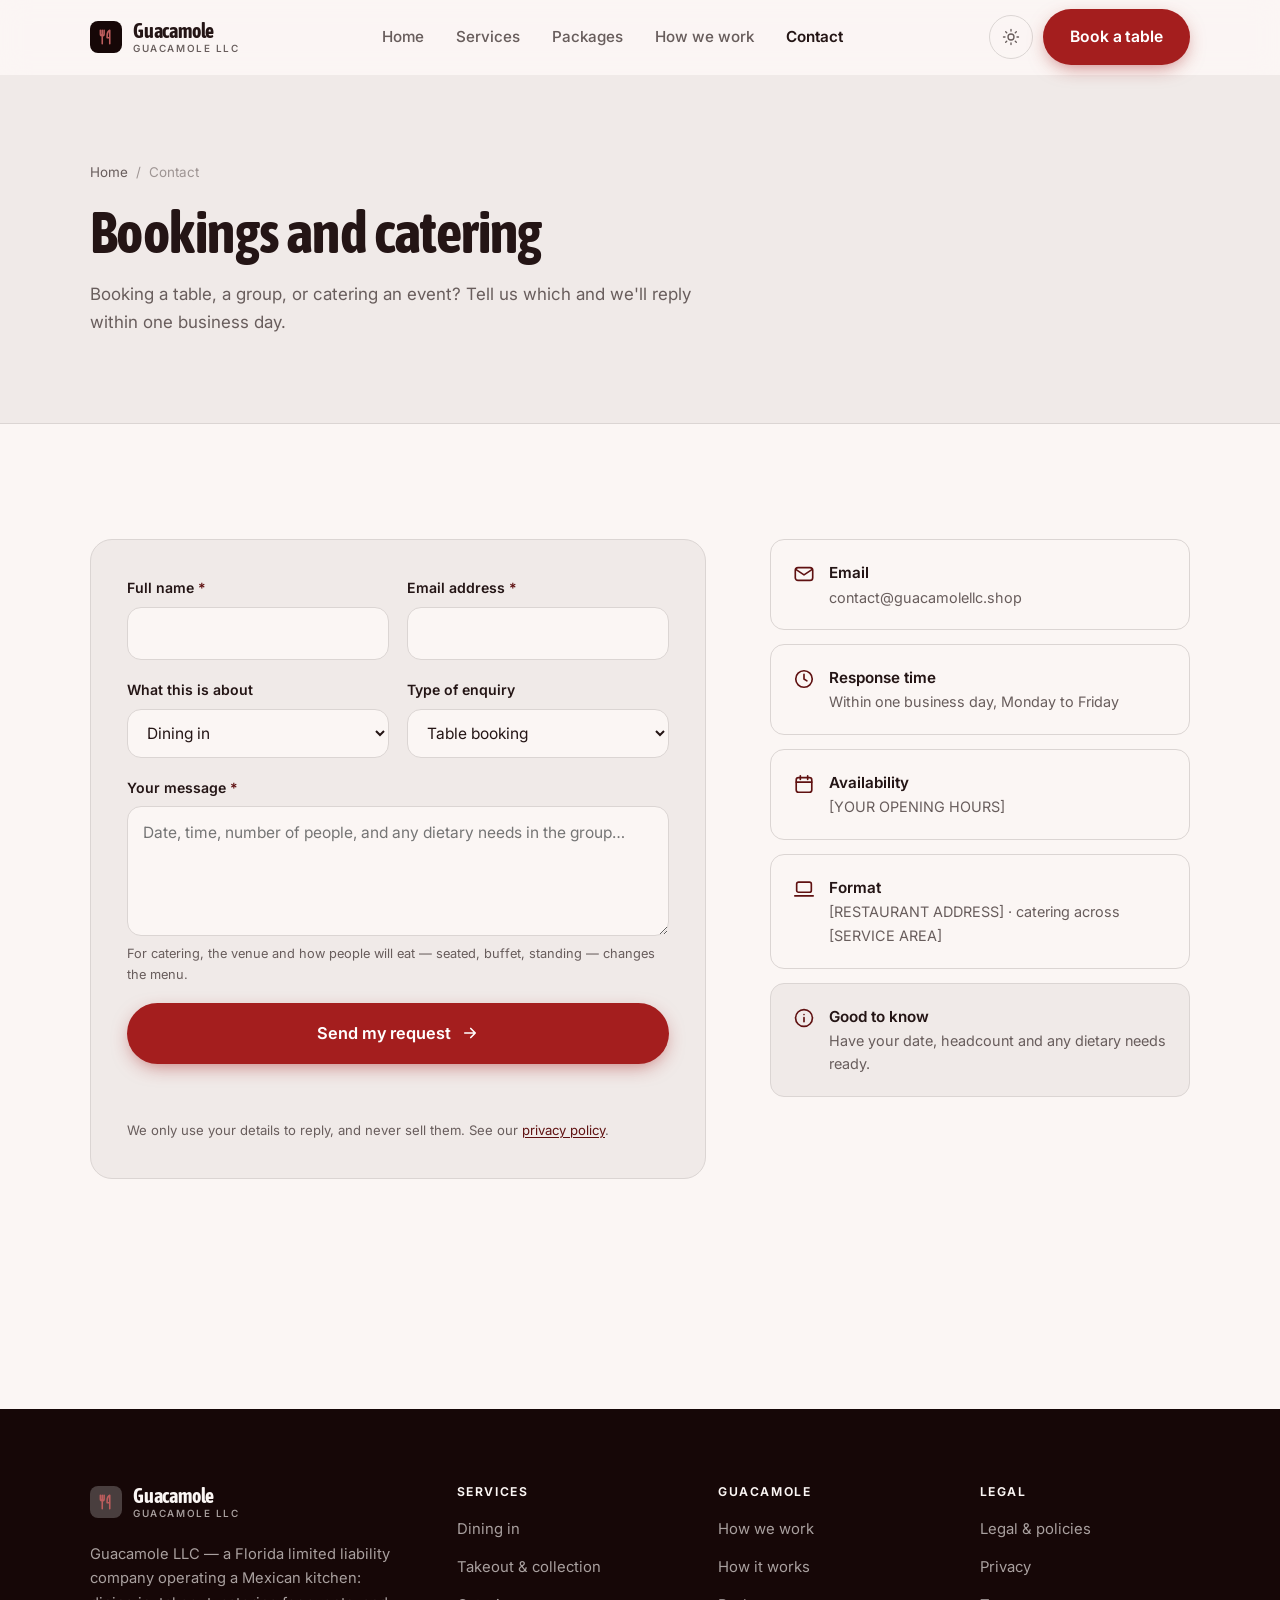
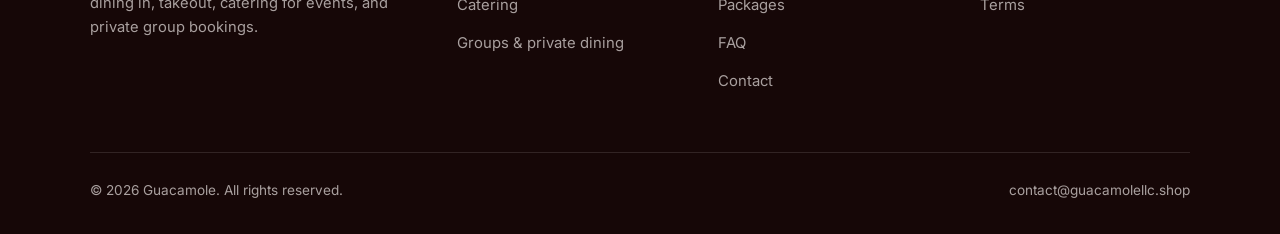
<file: contact.html>
<!DOCTYPE html>
<html lang="en" class="no-js">
<head>
<meta charset="utf-8">
<meta name="viewport" content="width=device-width, initial-scale=1">
<title>Contact — Guacamole</title>
<meta name="description" content="Contact Guacamole LLC for bookings and catering. We reply within one business day.">
<link rel="canonical" href="https://guacamolellc.shop/contact.html">

<meta property="og:type" content="website">
<meta property="og:url" content="https://guacamolellc.shop/contact.html">
<meta property="og:site_name" content="Guacamole">
<meta property="og:locale" content="en_US">
<meta property="og:title" content="Contact — Guacamole">
<meta property="og:description" content="Contact Guacamole LLC for bookings and catering. We reply within one business day.">
<meta name="theme-color" content="#160707">

<link rel="icon" href="assets/img/favicon.svg" type="image/svg+xml">
<link rel="preconnect" href="https://fonts.googleapis.com">
<link rel="preconnect" href="https://fonts.gstatic.com" crossorigin>
<link rel="stylesheet" href="https://fonts.googleapis.com/css2?family=Asap+Condensed:wght@400;500;600;700&family=Inter:wght@400..700&display=swap">
<link rel="stylesheet" href="assets/css/style.css">

<!-- Thème appliqué avant le premier rendu (évite le flash) -->
<script>
document.documentElement.classList.remove('no-js');
(function(){try{var t=localStorage.getItem('site-theme');if(t){document.documentElement.setAttribute('data-theme',t);}}catch(e){}})();
</script>
</head>

<body>
<a class="skip-link" href="#main">Skip to main content</a>

<header class="site-header">
  <nav class="wrap nav" aria-label="Main navigation">
    <a class="brand" href="index.html">
      <svg class="brand__mark" viewBox="0 0 64 64" aria-hidden="true">
        <rect class="bm-bg" width="64" height="64" rx="16"/>
        <g class="bm-ic" transform="translate(14 14) scale(1.5)" fill="none" stroke-width="2.1" stroke-linecap="round" stroke-linejoin="round"><path d="M7 3v8M4.5 3v5a2.5 2.5 0 0 0 5 0V3M7 11v10M17 21V3c-2.2 1.2-3.5 3.6-3.5 7v3H17"/></g>
      </svg>
      <span>Guacamole<span class="brand__sub">Guacamole LLC</span></span>
    </a>

    <ul class="nav__links" id="nav-links">
      <li><a href="index.html">Home</a></li>
      <li><a href="programs.html">Services</a></li>
      <li><a href="index.html#pricing">Packages</a></li>
      <li><a href="about.html">How we work</a></li>
      <li><a href="contact.html" aria-current="page">Contact</a></li>
      <li><a class="btn btn--primary" href="contact.html">Book a table</a></li>
    </ul>

    <div class="nav__cta">
      <button class="theme-toggle" type="button" aria-label="Switch to dark theme">
        <svg class="icon-sun" viewBox="0 0 24 24" fill="none" stroke="currentColor" stroke-width="1.8" stroke-linecap="round" aria-hidden="true"><circle cx="12" cy="12" r="4"/><path d="M12 2v2m0 16v2M2 12h2m16 0h2M4.9 4.9l1.4 1.4m11.4 11.4 1.4 1.4M19.1 4.9l-1.4 1.4M6.3 17.7l-1.4 1.4"/></svg>
        <svg class="icon-moon" viewBox="0 0 24 24" fill="none" stroke="currentColor" stroke-width="1.8" stroke-linecap="round" stroke-linejoin="round" aria-hidden="true"><path d="M21 12.8A9 9 0 1 1 11.2 3a7 7 0 0 0 9.8 9.8z"/></svg>
      </button>
      <a class="btn btn--primary" href="contact.html">Book a table</a>
      <button class="nav__toggle" type="button" aria-expanded="false" aria-controls="nav-links" aria-label="Open menu">
        <svg class="icon-open" viewBox="0 0 24 24" fill="none" stroke="currentColor" stroke-width="2" stroke-linecap="round" aria-hidden="true"><path d="M3 6h18M3 12h18M3 18h18"/></svg>
        <svg class="icon-close" viewBox="0 0 24 24" fill="none" stroke="currentColor" stroke-width="2" stroke-linecap="round" aria-hidden="true"><path d="M6 6l12 12M18 6L6 18"/></svg>
      </button>
    </div>
  </nav>
</header>

<main id="main">

<section class="page-head">
  <div class="wrap">
    <nav class="breadcrumb" aria-label="Breadcrumb">
      <a href="index.html">Home</a><span>/</span><span aria-current="page">Contact</span>
    </nav>
    <h1>Bookings and catering</h1>
    <p>Booking a table, a group, or catering an event? Tell us which and we'll reply within one business day.</p>
  </div>
</section>

<section class="section wrap">
  <div class="form-layout">

    <!--
      FORM: the action attribute holds a placeholder id. Create a free form at
      https://formspree.io and replace VOTRE_ID_FORMSPREE. Until then, the button
      opens the visitor's email app with a pre-filled message to contact@guacamolellc.shop.
    -->
    <form class="form" id="contact-form" action="https://formspree.io/f/VOTRE_ID_FORMSPREE" method="POST"
          data-email="contact@guacamolellc.shop" data-subject="Booking or catering enquiry"
          data-msg-mail="Your email app will open with the message ready to send." data-msg-sending="Sending…"
          data-msg-ok="Thanks! Your message is on its way. We reply within one business day." data-msg-err="Sending failed. Please email us directly at">
      <div class="form__row">
        <div class="field">
          <label for="nom">Full name <span class="req" aria-hidden="true">*</span></label>
          <input type="text" id="nom" name="nom" autocomplete="name" required>
        </div>
        <div class="field">
          <label for="email">Email address <span class="req" aria-hidden="true">*</span></label>
          <input type="email" id="email" name="email" autocomplete="email" required>
        </div>
      </div>

      <div class="form__row">
        <div class="field">
          <label for="programme">What this is about</label>
          <select id="programme" name="programme">
            <option>Dining in</option>
            <option>Takeout &amp; collection</option>
            <option>Catering</option>
            <option>Groups &amp; private dining</option>
            <option>Not sure yet</option>
          </select>
        </div>
        <div class="field">
          <label for="niveau">Type of enquiry</label>
          <select id="niveau" name="niveau">
            <option>Table booking</option>
            <option>Group booking</option>
            <option>Event catering</option>
            <option>Something else</option>
          </select>
        </div>
      </div>

      <div class="field">
        <label for="message">Your message <span class="req" aria-hidden="true">*</span></label>
        <textarea id="message" name="message" required placeholder="Date, time, number of people, and any dietary needs in the group…"></textarea>
        <span class="field__hint">For catering, the venue and how people will eat — seated, buffet, standing — changes the menu.</span>
      </div>

      <!-- Bot trap: hidden from humans -->
      <div class="visually-hidden" aria-hidden="true">
        <label for="site-web">Leave this field empty</label>
        <input type="text" id="site-web" name="_gotcha" tabindex="-1" autocomplete="off">
      </div>

      <button class="btn btn--primary btn--lg" type="submit">Send my request <svg viewBox="0 0 24 24" fill="none" stroke="currentColor" stroke-width="2.2" stroke-linecap="round" stroke-linejoin="round" aria-hidden="true"><path d="M5 12h14M13 6l6 6-6 6"/></svg></button>

      <p id="form-status" class="form__status" role="status" aria-live="polite"></p>

      <p class="form__note">
        We only use your details to reply, and never sell them. See our <a href="legal.html#privacy">privacy policy</a>.
      </p>
    </form>

    <aside class="contact-aside">
      <div class="contact-card">
        <svg viewBox="0 0 24 24" fill="none" stroke="currentColor" stroke-width="1.8" stroke-linecap="round" stroke-linejoin="round" aria-hidden="true"><rect x="2.5" y="5" width="19" height="14" rx="3"/><path d="M3 7l9 6 9-6"/></svg>
        <div><b>Email</b><a href="mailto:contact@guacamolellc.shop">contact@guacamolellc.shop</a></div>
      </div>
      <div class="contact-card">
        <svg viewBox="0 0 24 24" fill="none" stroke="currentColor" stroke-width="1.8" stroke-linecap="round" stroke-linejoin="round" aria-hidden="true"><circle cx="12" cy="12" r="9"/><path d="M12 7v5l3.2 2"/></svg>
        <div><b>Response time</b><span>Within one business day, Monday to Friday</span></div>
      </div>
      <div class="contact-card">
        <svg viewBox="0 0 24 24" fill="none" stroke="currentColor" stroke-width="1.8" stroke-linecap="round" stroke-linejoin="round" aria-hidden="true"><rect x="3.5" y="5" width="17" height="16" rx="2.5"/><path d="M8 3v4M16 3v4M3.5 10h17"/></svg>
        <div><b>Availability</b><span>[YOUR OPENING HOURS]</span></div>
      </div>
      <div class="contact-card">
        <svg viewBox="0 0 24 24" fill="none" stroke="currentColor" stroke-width="1.8" stroke-linecap="round" stroke-linejoin="round" aria-hidden="true"><rect x="4" y="4.5" width="16" height="11" rx="2"/><path d="M2 19.5h20"/></svg>
        <div><b>Format</b><span>[RESTAURANT ADDRESS] · catering across [SERVICE AREA]</span></div>
      </div>
      <div class="contact-card contact-card--soft">
        <svg viewBox="0 0 24 24" fill="none" stroke="currentColor" stroke-width="1.8" stroke-linecap="round" stroke-linejoin="round" aria-hidden="true"><circle cx="12" cy="12" r="9.2"/><path d="M12 16v-4.5M12 8.2v.1"/></svg>
        <div><b>Good to know</b><span>Have your date, headcount and any dietary needs ready.</span></div>
      </div>
    </aside>

  </div>
</section>

</main>

<footer class="site-footer">
  <div class="wrap">
    <div class="footer__grid">
      <div class="footer__brand">
        <a class="brand" href="index.html">
          <svg class="brand__mark" viewBox="0 0 64 64" aria-hidden="true">
        <rect class="bm-bg" width="64" height="64" rx="16"/>
        <g class="bm-ic" transform="translate(14 14) scale(1.5)" fill="none" stroke-width="2.1" stroke-linecap="round" stroke-linejoin="round"><path d="M7 3v8M4.5 3v5a2.5 2.5 0 0 0 5 0V3M7 11v10M17 21V3c-2.2 1.2-3.5 3.6-3.5 7v3H17"/></g>
      </svg>
          <span>Guacamole<span class="brand__sub">Guacamole LLC</span></span>
        </a>
        <p>Guacamole LLC — a Florida limited liability company operating a Mexican kitchen: dining in, takeout, catering for events, and private group bookings.</p>
      </div>

      <div class="footer__col">
        <h4>Services</h4>
        <ul>
          <li><a href="programs.html#dining">Dining in</a></li>
          <li><a href="programs.html#takeout">Takeout &amp; collection</a></li>
          <li><a href="programs.html#catering">Catering</a></li>
          <li><a href="programs.html#groups">Groups &amp; private dining</a></li>
        </ul>
      </div>

      <div class="footer__col">
        <h4>Guacamole</h4>
        <ul>
          <li><a href="about.html">How we work</a></li>
          <li><a href="index.html#how-it-works">How it works</a></li>
          <li><a href="index.html#pricing">Packages</a></li>
          <li><a href="index.html#faq">FAQ</a></li>
          <li><a href="contact.html">Contact</a></li>
        </ul>
      </div>

      <div class="footer__col">
        <h4>Legal</h4>
        <ul>
          <li><a href="legal.html">Legal &amp; policies</a></li>
          <li><a href="legal.html#privacy">Privacy</a></li>
          <li><a href="legal.html#terms">Terms</a></li>
        </ul>
      </div>
    </div>

    <div class="footer__bottom">
      <p>© <span data-year>2026</span> Guacamole. All rights reserved.</p>
      <p><a href="mailto:contact@guacamolellc.shop">contact@guacamolellc.shop</a></p>
    </div>
  </div>
</footer>

<script src="assets/js/main.js" defer></script>
</body>
</html>
</file>
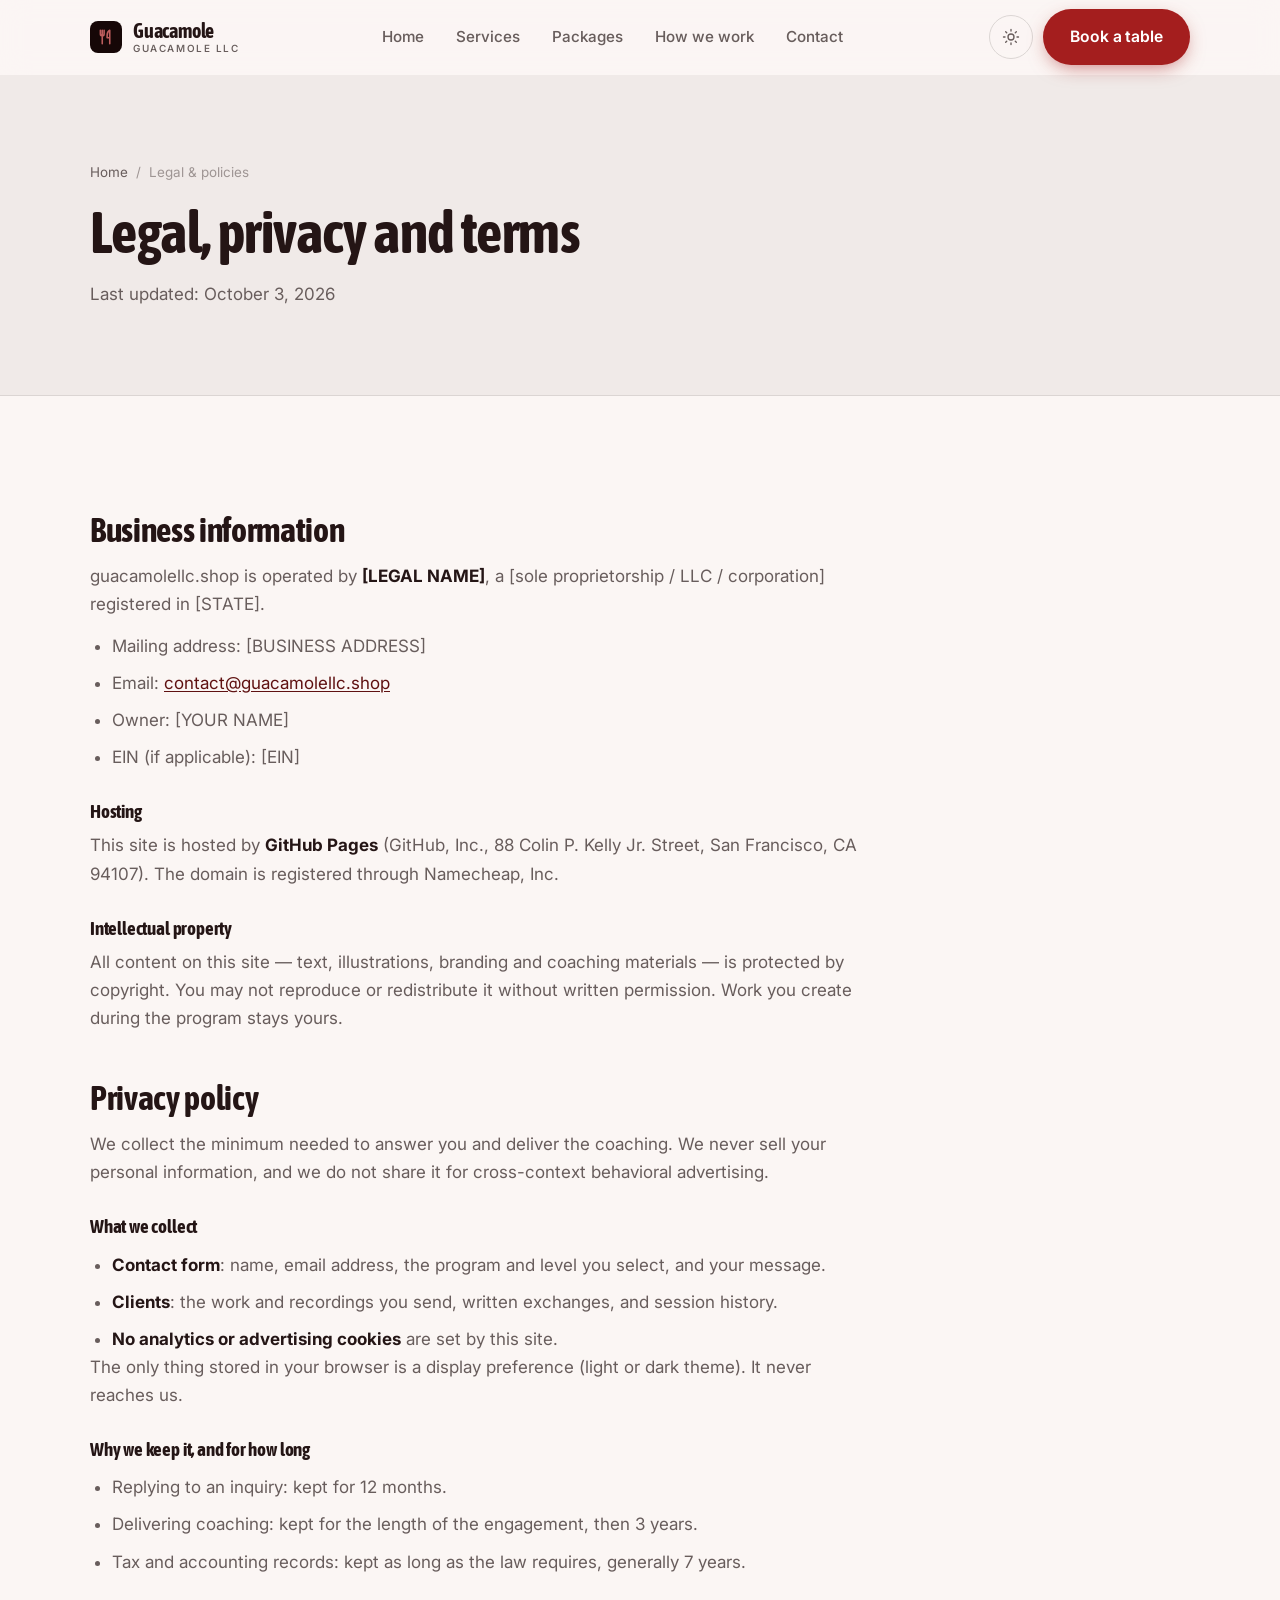
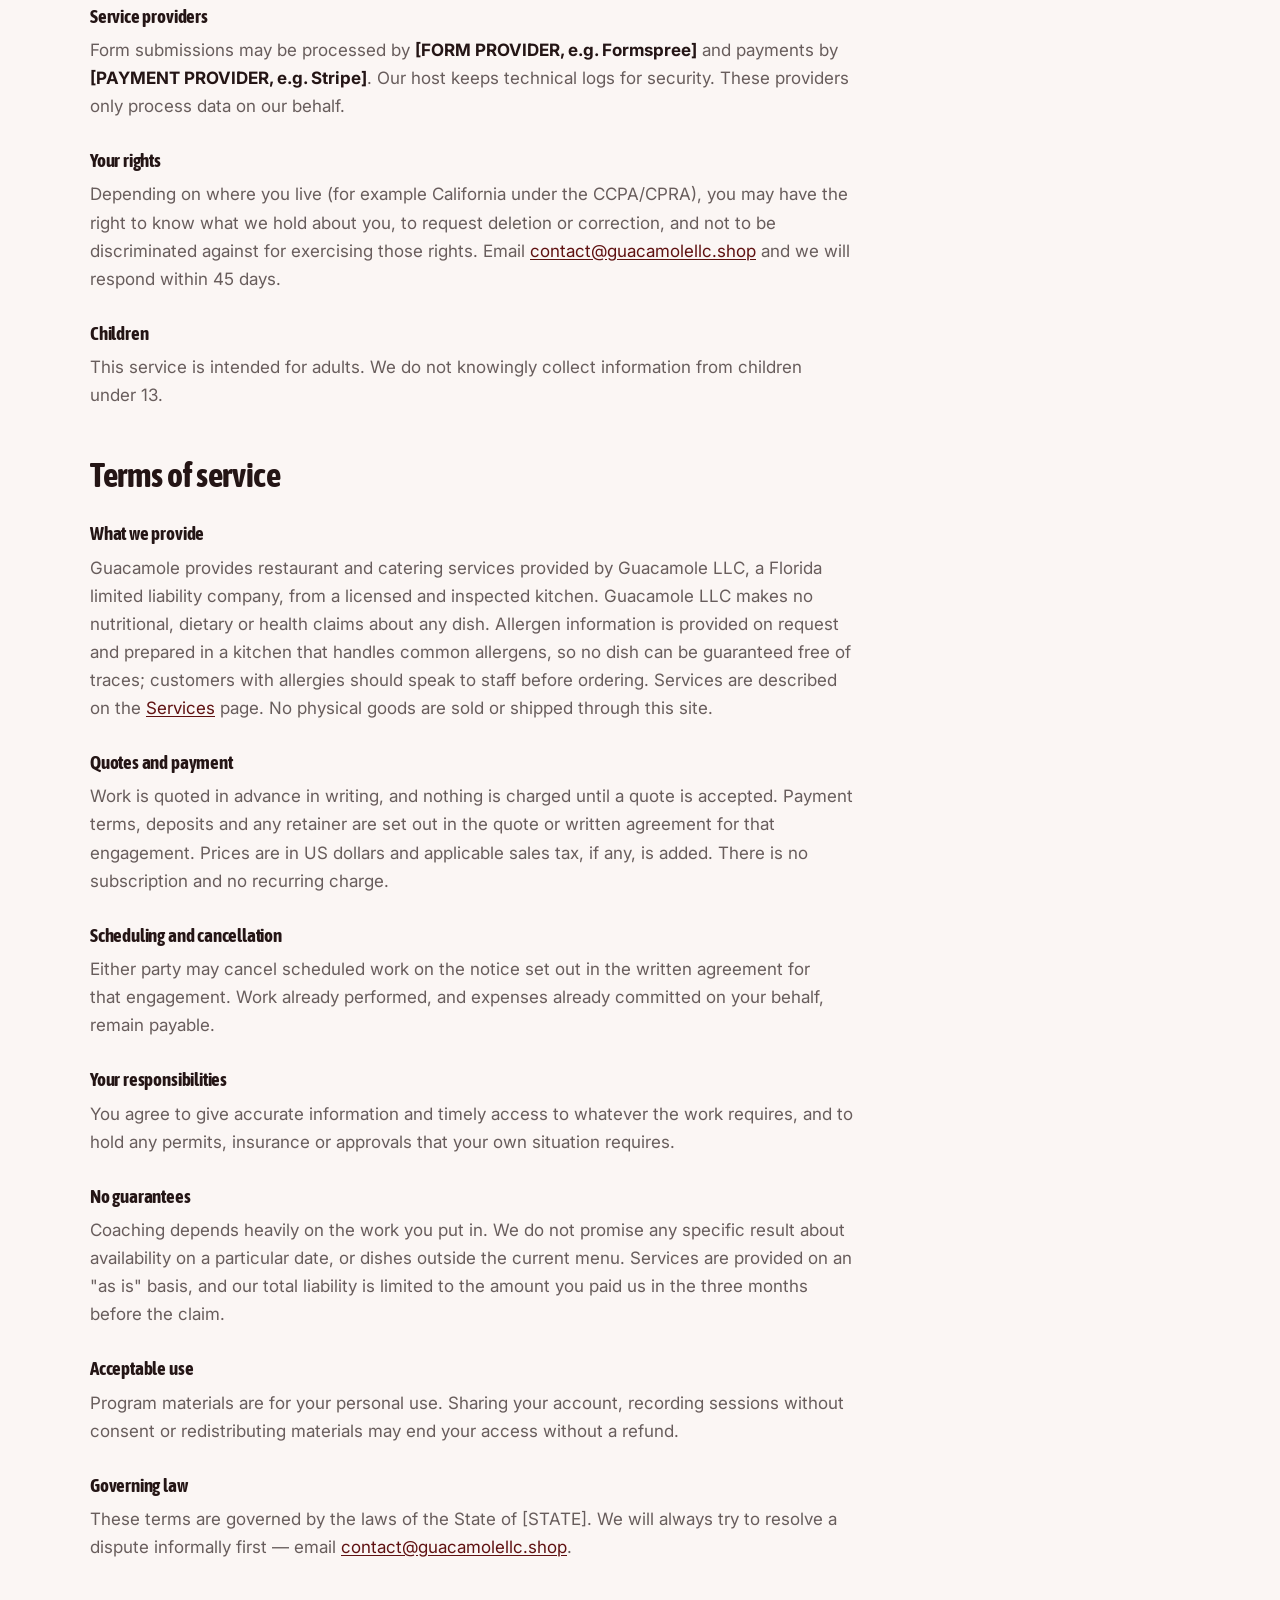
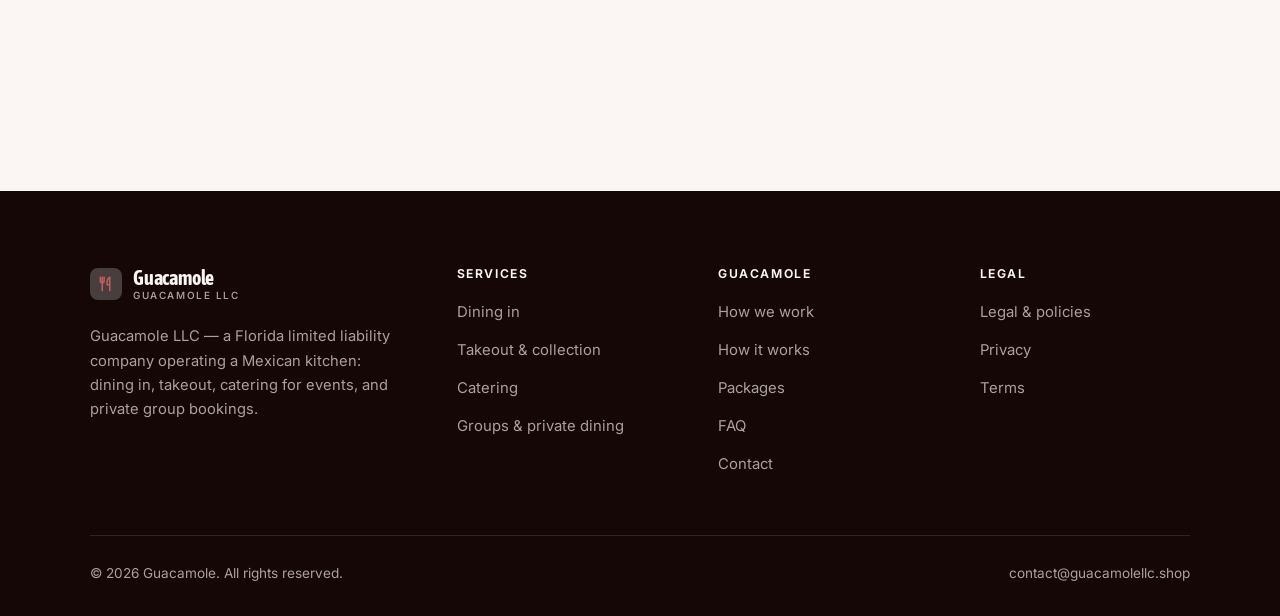
<file: legal.html>
<!DOCTYPE html>
<html lang="en" class="no-js">
<head>
<meta charset="utf-8">
<meta name="viewport" content="width=device-width, initial-scale=1">
<title>Legal, privacy and terms — Guacamole</title>
<meta name="description" content="Business information, privacy policy and terms of service for Guacamole.">
<meta name="robots" content="noindex">

<meta property="og:type" content="website">
<meta property="og:url" content="https://guacamolellc.shop/legal.html">
<meta property="og:site_name" content="Guacamole">
<meta property="og:locale" content="en_US">
<meta property="og:title" content="Legal, privacy and terms — Guacamole">
<meta property="og:description" content="Business information, privacy policy and terms of service for Guacamole.">
<meta name="theme-color" content="#160707">

<link rel="icon" href="assets/img/favicon.svg" type="image/svg+xml">
<link rel="preconnect" href="https://fonts.googleapis.com">
<link rel="preconnect" href="https://fonts.gstatic.com" crossorigin>
<link rel="stylesheet" href="https://fonts.googleapis.com/css2?family=Asap+Condensed:wght@400;500;600;700&family=Inter:wght@400..700&display=swap">
<link rel="stylesheet" href="assets/css/style.css">

<!-- Thème appliqué avant le premier rendu (évite le flash) -->
<script>
document.documentElement.classList.remove('no-js');
(function(){try{var t=localStorage.getItem('site-theme');if(t){document.documentElement.setAttribute('data-theme',t);}}catch(e){}})();
</script>
</head>

<body>
<a class="skip-link" href="#main">Skip to main content</a>

<header class="site-header">
  <nav class="wrap nav" aria-label="Main navigation">
    <a class="brand" href="index.html">
      <svg class="brand__mark" viewBox="0 0 64 64" aria-hidden="true">
        <rect class="bm-bg" width="64" height="64" rx="16"/>
        <g class="bm-ic" transform="translate(14 14) scale(1.5)" fill="none" stroke-width="2.1" stroke-linecap="round" stroke-linejoin="round"><path d="M7 3v8M4.5 3v5a2.5 2.5 0 0 0 5 0V3M7 11v10M17 21V3c-2.2 1.2-3.5 3.6-3.5 7v3H17"/></g>
      </svg>
      <span>Guacamole<span class="brand__sub">Guacamole LLC</span></span>
    </a>

    <ul class="nav__links" id="nav-links">
      <li><a href="index.html">Home</a></li>
      <li><a href="programs.html">Services</a></li>
      <li><a href="index.html#pricing">Packages</a></li>
      <li><a href="about.html">How we work</a></li>
      <li><a href="contact.html">Contact</a></li>
      <li><a class="btn btn--primary" href="contact.html">Book a table</a></li>
    </ul>

    <div class="nav__cta">
      <button class="theme-toggle" type="button" aria-label="Switch to dark theme">
        <svg class="icon-sun" viewBox="0 0 24 24" fill="none" stroke="currentColor" stroke-width="1.8" stroke-linecap="round" aria-hidden="true"><circle cx="12" cy="12" r="4"/><path d="M12 2v2m0 16v2M2 12h2m16 0h2M4.9 4.9l1.4 1.4m11.4 11.4 1.4 1.4M19.1 4.9l-1.4 1.4M6.3 17.7l-1.4 1.4"/></svg>
        <svg class="icon-moon" viewBox="0 0 24 24" fill="none" stroke="currentColor" stroke-width="1.8" stroke-linecap="round" stroke-linejoin="round" aria-hidden="true"><path d="M21 12.8A9 9 0 1 1 11.2 3a7 7 0 0 0 9.8 9.8z"/></svg>
      </button>
      <a class="btn btn--primary" href="contact.html">Book a table</a>
      <button class="nav__toggle" type="button" aria-expanded="false" aria-controls="nav-links" aria-label="Open menu">
        <svg class="icon-open" viewBox="0 0 24 24" fill="none" stroke="currentColor" stroke-width="2" stroke-linecap="round" aria-hidden="true"><path d="M3 6h18M3 12h18M3 18h18"/></svg>
        <svg class="icon-close" viewBox="0 0 24 24" fill="none" stroke="currentColor" stroke-width="2" stroke-linecap="round" aria-hidden="true"><path d="M6 6l12 12M18 6L6 18"/></svg>
      </button>
    </div>
  </nav>
</header>

<main id="main">

<section class="page-head">
  <div class="wrap">
    <nav class="breadcrumb" aria-label="Breadcrumb">
      <a href="index.html">Home</a><span>/</span><span aria-current="page">Legal &amp; policies</span>
    </nav>
    <h1>Legal, privacy and terms</h1>
    <p>Last updated: <time datetime="2026-10-03">October 3, 2026</time></p>
  </div>
</section>

<section class="section wrap">
  <div class="prose">

    <!--
      TO DO: this is a skeleton, not legal advice. Replace every [BRACKET] with
      your real details before selling, and have a lawyer review it if you can.
      Consumer protection rules differ by state.
    -->

    <h2 id="business">Business information</h2>
    <p>
      guacamolellc.shop is operated by <strong>[LEGAL NAME]</strong>, a [sole proprietorship / LLC / corporation]
      registered in [STATE].
    </p>
    <ul>
      <li>Mailing address: [BUSINESS ADDRESS]</li>
      <li>Email: <a href="mailto:contact@guacamolellc.shop">contact@guacamolellc.shop</a></li>
      <li>Owner: [YOUR NAME]</li>
      <li>EIN (if applicable): [EIN]</li>
    </ul>

    <h3>Hosting</h3>
    <p>
      This site is hosted by <strong>GitHub Pages</strong> (GitHub, Inc., 88 Colin P. Kelly Jr. Street,
      San Francisco, CA 94107). The domain is registered through Namecheap, Inc.
    </p>

    <h3>Intellectual property</h3>
    <p>
      All content on this site — text, illustrations, branding and coaching materials — is protected by
      copyright. You may not reproduce or redistribute it without written permission. Work you create during
      the program stays yours.
    </p>

    <h2 id="privacy">Privacy policy</h2>
    <p>
      We collect the minimum needed to answer you and deliver the coaching. We never sell your personal
      information, and we do not share it for cross-context behavioral advertising.
    </p>
    <h3>What we collect</h3>
    <ul>
      <li><strong>Contact form</strong>: name, email address, the program and level you select, and your message.</li>
      <li><strong>Clients</strong>: the work and recordings you send, written exchanges, and session history.</li>
      <li><strong>No analytics or advertising cookies</strong> are set by this site.</li>
    </ul>
    <p>
      The only thing stored in your browser is a display preference (light or dark theme). It never reaches us.
    </p>
    <h3>Why we keep it, and for how long</h3>
    <ul>
      <li>Replying to an inquiry: kept for 12 months.</li>
      <li>Delivering coaching: kept for the length of the engagement, then 3 years.</li>
      <li>Tax and accounting records: kept as long as the law requires, generally 7 years.</li>
    </ul>
    <h3>Service providers</h3>
    <p>
      Form submissions may be processed by <strong>[FORM PROVIDER, e.g. Formspree]</strong> and payments by
      <strong>[PAYMENT PROVIDER, e.g. Stripe]</strong>. Our host keeps technical logs for security. These
      providers only process data on our behalf.
    </p>
    <h3>Your rights</h3>
    <p>
      Depending on where you live (for example California under the CCPA/CPRA), you may have the right to
      know what we hold about you, to request deletion or correction, and not to be discriminated against for
      exercising those rights. Email <a href="mailto:contact@guacamolellc.shop">contact@guacamolellc.shop</a> and we will respond within 45 days.
    </p>
    <h3>Children</h3>
    <p>
      This service is intended for adults. We do not knowingly collect information from children under 13.
    </p>

    <h2 id="terms">Terms of service</h2>
    <h3>What we provide</h3>
    <p>
      Guacamole provides restaurant and catering services provided by Guacamole LLC, a Florida limited liability company, from a licensed and inspected kitchen. Guacamole LLC makes no nutritional, dietary or health claims about any dish. Allergen information is provided on request and prepared in a kitchen that handles common allergens, so no dish can be guaranteed free of traces; customers with allergies should speak to staff before ordering. Services are described on the
      <a href="programs.html">Services</a> page. No physical goods are sold or shipped through this site.
    </p>
    <h3>Quotes and payment</h3>
    <p>
      Work is quoted in advance in writing, and nothing is charged until a quote is accepted. Payment terms,
      deposits and any retainer are set out in the quote or written agreement for that engagement. Prices are in
      US dollars and applicable sales tax, if any, is added. There is no subscription and no recurring charge.
    </p>
    <h3>Scheduling and cancellation</h3>
    <p>
      Either party may cancel scheduled work on the notice set out in the written agreement for that engagement.
      Work already performed, and expenses already committed on your behalf, remain payable.
    </p>
    <h3>Your responsibilities</h3>
    <p>
      You agree to give accurate information and timely access to whatever the work requires, and to hold any
      permits, insurance or approvals that your own situation requires.
    </p>

    <h3>No guarantees</h3>
    <p>
      Coaching depends heavily on the work you put in. We do not promise any specific result
      about availability on a particular date, or dishes outside the current menu. Services are provided on an "as is" basis, and our total
      liability is limited to the amount you paid us in the three months before the claim.
    </p>
    <h3>Acceptable use</h3>
    <p>
      Program materials are for your personal use. Sharing your account, recording sessions without consent
      or redistributing materials may end your access without a refund.
    </p>
    <h3>Governing law</h3>
    <p>
      These terms are governed by the laws of the State of [STATE]. We will always try to resolve a dispute
      informally first — email <a href="mailto:contact@guacamolellc.shop">contact@guacamolellc.shop</a>.
    </p>

  </div>
</section>

</main>

<footer class="site-footer">
  <div class="wrap">
    <div class="footer__grid">
      <div class="footer__brand">
        <a class="brand" href="index.html">
          <svg class="brand__mark" viewBox="0 0 64 64" aria-hidden="true">
        <rect class="bm-bg" width="64" height="64" rx="16"/>
        <g class="bm-ic" transform="translate(14 14) scale(1.5)" fill="none" stroke-width="2.1" stroke-linecap="round" stroke-linejoin="round"><path d="M7 3v8M4.5 3v5a2.5 2.5 0 0 0 5 0V3M7 11v10M17 21V3c-2.2 1.2-3.5 3.6-3.5 7v3H17"/></g>
      </svg>
          <span>Guacamole<span class="brand__sub">Guacamole LLC</span></span>
        </a>
        <p>Guacamole LLC — a Florida limited liability company operating a Mexican kitchen: dining in, takeout, catering for events, and private group bookings.</p>
      </div>

      <div class="footer__col">
        <h4>Services</h4>
        <ul>
          <li><a href="programs.html#dining">Dining in</a></li>
          <li><a href="programs.html#takeout">Takeout &amp; collection</a></li>
          <li><a href="programs.html#catering">Catering</a></li>
          <li><a href="programs.html#groups">Groups &amp; private dining</a></li>
        </ul>
      </div>

      <div class="footer__col">
        <h4>Guacamole</h4>
        <ul>
          <li><a href="about.html">How we work</a></li>
          <li><a href="index.html#how-it-works">How it works</a></li>
          <li><a href="index.html#pricing">Packages</a></li>
          <li><a href="index.html#faq">FAQ</a></li>
          <li><a href="contact.html">Contact</a></li>
        </ul>
      </div>

      <div class="footer__col">
        <h4>Legal</h4>
        <ul>
          <li><a href="legal.html">Legal &amp; policies</a></li>
          <li><a href="legal.html#privacy">Privacy</a></li>
          <li><a href="legal.html#terms">Terms</a></li>
        </ul>
      </div>
    </div>

    <div class="footer__bottom">
      <p>© <span data-year>2026</span> Guacamole. All rights reserved.</p>
      <p><a href="mailto:contact@guacamolellc.shop">contact@guacamolellc.shop</a></p>
    </div>
  </div>
</footer>

<script src="assets/js/main.js" defer></script>
</body>
</html>
</file>
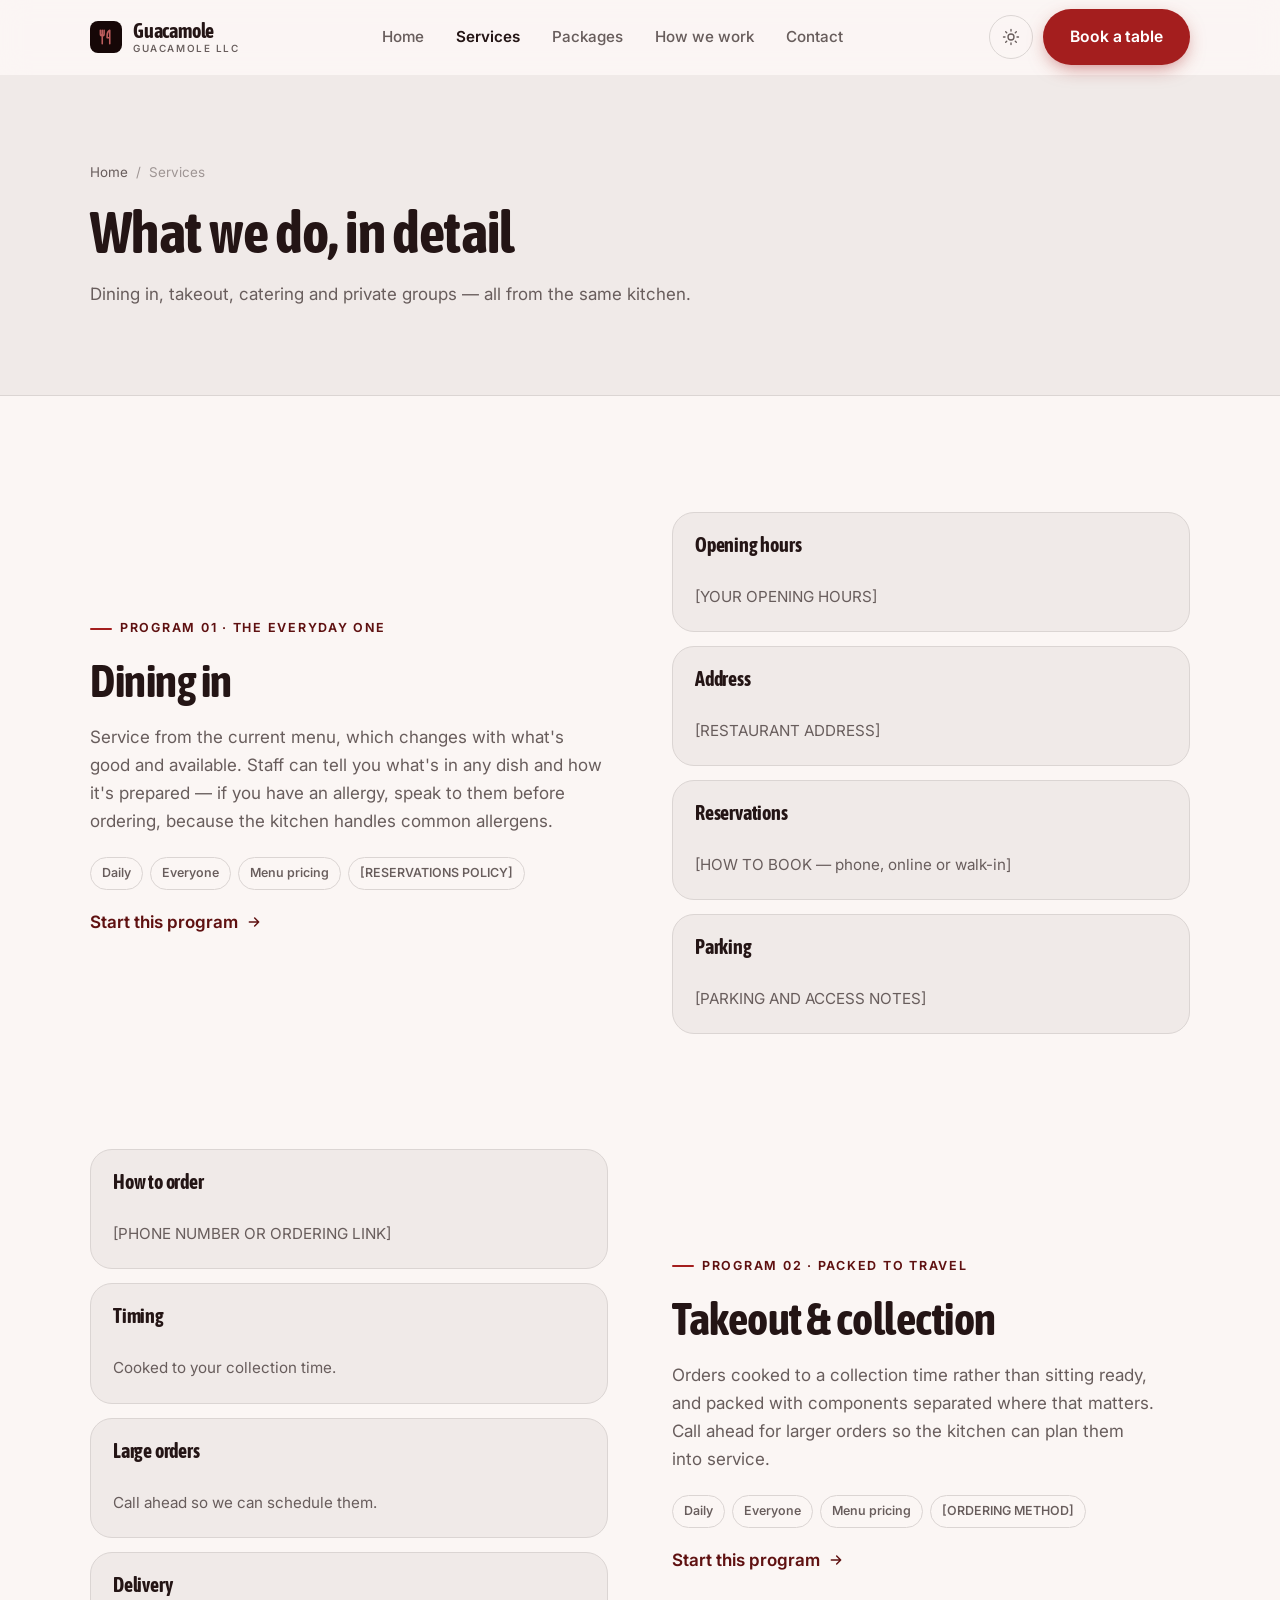
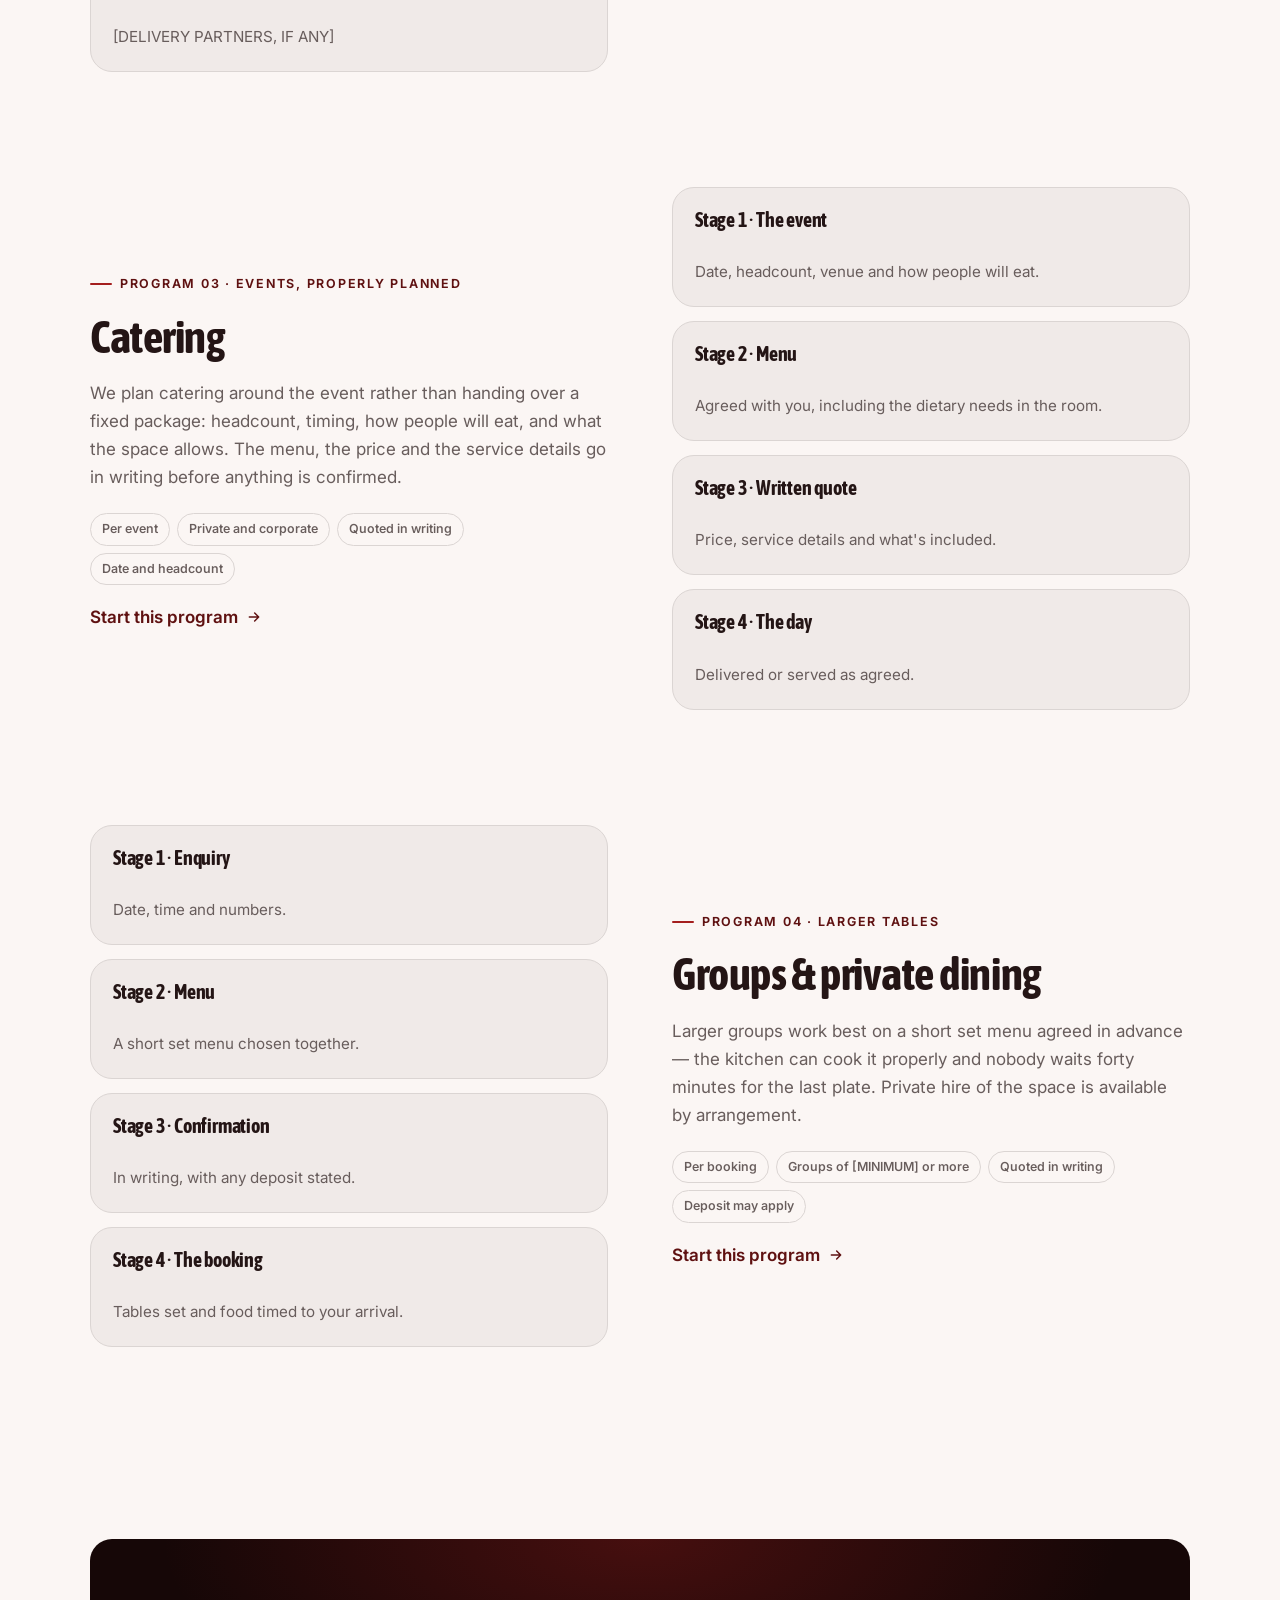
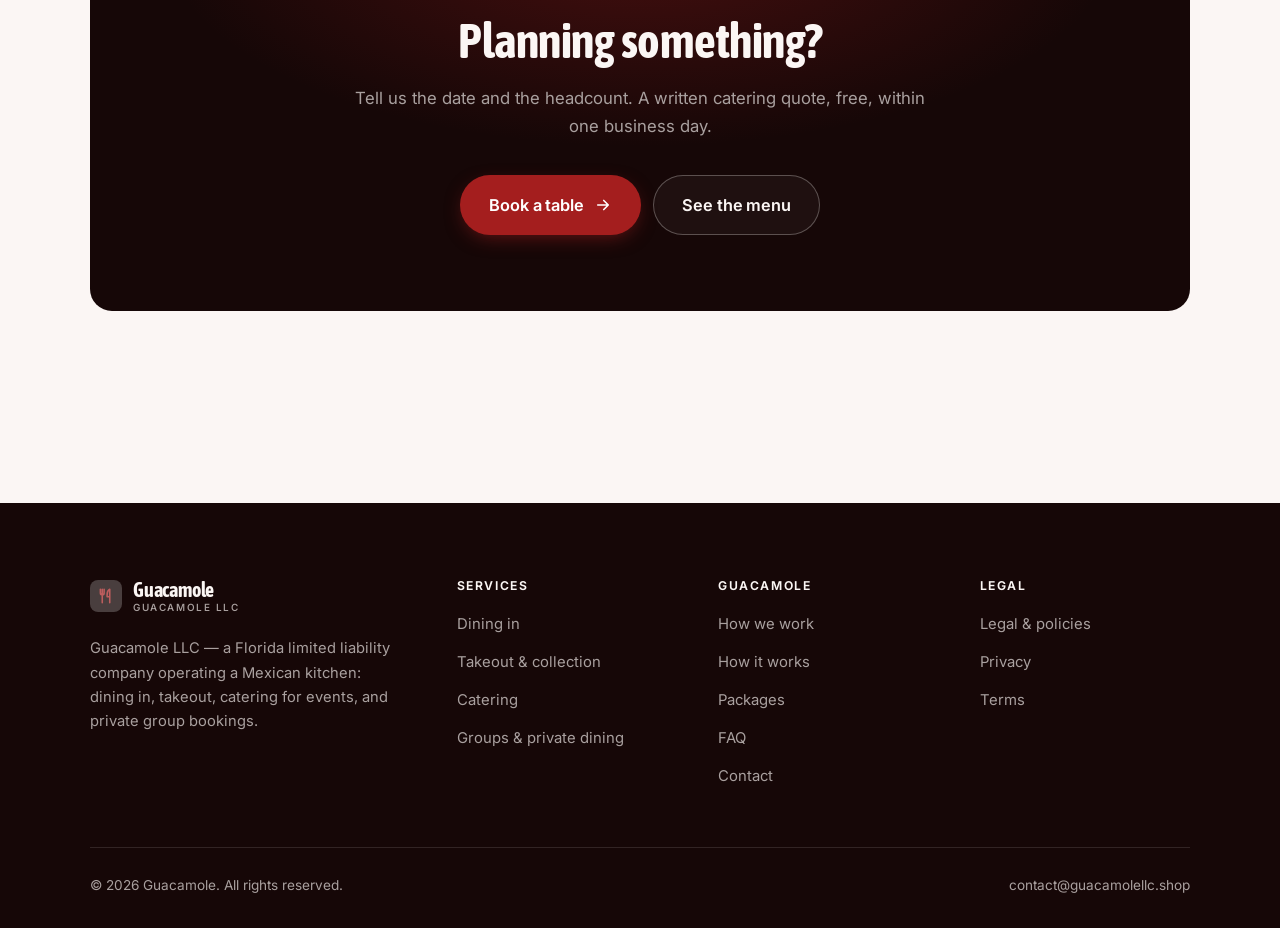
<file: programs.html>
<!DOCTYPE html>
<html lang="en" class="no-js">
<head>
<meta charset="utf-8">
<meta name="viewport" content="width=device-width, initial-scale=1">
<title>Services — Guacamole</title>
<meta name="description" content="Guacamole LLC: dining in, takeout and collection, event catering, group bookings and private dining.">
<link rel="canonical" href="https://guacamolellc.shop/programs.html">

<meta property="og:type" content="website">
<meta property="og:url" content="https://guacamolellc.shop/programs.html">
<meta property="og:site_name" content="Guacamole">
<meta property="og:locale" content="en_US">
<meta property="og:title" content="Services — Guacamole">
<meta property="og:description" content="Guacamole LLC: dining in, takeout and collection, event catering, group bookings and private dining.">
<meta name="theme-color" content="#160707">

<link rel="icon" href="assets/img/favicon.svg" type="image/svg+xml">
<link rel="preconnect" href="https://fonts.googleapis.com">
<link rel="preconnect" href="https://fonts.gstatic.com" crossorigin>
<link rel="stylesheet" href="https://fonts.googleapis.com/css2?family=Asap+Condensed:wght@400;500;600;700&family=Inter:wght@400..700&display=swap">
<link rel="stylesheet" href="assets/css/style.css">

<!-- Thème appliqué avant le premier rendu (évite le flash) -->
<script>
document.documentElement.classList.remove('no-js');
(function(){try{var t=localStorage.getItem('site-theme');if(t){document.documentElement.setAttribute('data-theme',t);}}catch(e){}})();
</script>
</head>

<body>
<a class="skip-link" href="#main">Skip to main content</a>

<header class="site-header">
  <nav class="wrap nav" aria-label="Main navigation">
    <a class="brand" href="index.html">
      <svg class="brand__mark" viewBox="0 0 64 64" aria-hidden="true">
        <rect class="bm-bg" width="64" height="64" rx="16"/>
        <g class="bm-ic" transform="translate(14 14) scale(1.5)" fill="none" stroke-width="2.1" stroke-linecap="round" stroke-linejoin="round"><path d="M7 3v8M4.5 3v5a2.5 2.5 0 0 0 5 0V3M7 11v10M17 21V3c-2.2 1.2-3.5 3.6-3.5 7v3H17"/></g>
      </svg>
      <span>Guacamole<span class="brand__sub">Guacamole LLC</span></span>
    </a>

    <ul class="nav__links" id="nav-links">
      <li><a href="index.html">Home</a></li>
      <li><a href="programs.html" aria-current="page">Services</a></li>
      <li><a href="index.html#pricing">Packages</a></li>
      <li><a href="about.html">How we work</a></li>
      <li><a href="contact.html">Contact</a></li>
      <li><a class="btn btn--primary" href="contact.html">Book a table</a></li>
    </ul>

    <div class="nav__cta">
      <button class="theme-toggle" type="button" aria-label="Switch to dark theme">
        <svg class="icon-sun" viewBox="0 0 24 24" fill="none" stroke="currentColor" stroke-width="1.8" stroke-linecap="round" aria-hidden="true"><circle cx="12" cy="12" r="4"/><path d="M12 2v2m0 16v2M2 12h2m16 0h2M4.9 4.9l1.4 1.4m11.4 11.4 1.4 1.4M19.1 4.9l-1.4 1.4M6.3 17.7l-1.4 1.4"/></svg>
        <svg class="icon-moon" viewBox="0 0 24 24" fill="none" stroke="currentColor" stroke-width="1.8" stroke-linecap="round" stroke-linejoin="round" aria-hidden="true"><path d="M21 12.8A9 9 0 1 1 11.2 3a7 7 0 0 0 9.8 9.8z"/></svg>
      </button>
      <a class="btn btn--primary" href="contact.html">Book a table</a>
      <button class="nav__toggle" type="button" aria-expanded="false" aria-controls="nav-links" aria-label="Open menu">
        <svg class="icon-open" viewBox="0 0 24 24" fill="none" stroke="currentColor" stroke-width="2" stroke-linecap="round" aria-hidden="true"><path d="M3 6h18M3 12h18M3 18h18"/></svg>
        <svg class="icon-close" viewBox="0 0 24 24" fill="none" stroke="currentColor" stroke-width="2" stroke-linecap="round" aria-hidden="true"><path d="M6 6l12 12M18 6L6 18"/></svg>
      </button>
    </div>
  </nav>
</header>

<main id="main">

<section class="page-head">
  <div class="wrap">
    <nav class="breadcrumb" aria-label="Breadcrumb">
      <a href="index.html">Home</a><span>/</span><span aria-current="page">Services</span>
    </nav>
    <h1>What we do, in detail</h1>
    <p>Dining in, takeout, catering and private groups — all from the same kitchen.</p>
  </div>
</section>

<section class="section wrap" id="dining">
  <div class="split reveal">
    <div>
      <span class="eyebrow">Program 01 · The everyday one</span>
      <h2>Dining in</h2>
      <p>Service from the current menu, which changes with what's good and available. Staff can tell you what's in any dish and how it's prepared — if you have an allergy, speak to them before ordering, because the kitchen handles common allergens.</p>
      <ul class="tags"><li>Daily</li><li>Everyone</li><li>Menu pricing</li><li>[RESERVATIONS POLICY]</li></ul>
      <p><a class="arrow-link" href="contact.html">Start this program <svg viewBox="0 0 24 24" fill="none" stroke="currentColor" stroke-width="2.2" stroke-linecap="round" stroke-linejoin="round" aria-hidden="true"><path d="M5 12h14M13 6l6 6-6 6"/></svg></a></p>
    </div>
    <div class="grid grid--2 grid--tight">
      <article class="card card--sm">
        <h3>Opening hours</h3>
        <p>[YOUR OPENING HOURS]</p>
      </article>
      <article class="card card--sm">
        <h3>Address</h3>
        <p>[RESTAURANT ADDRESS]</p>
      </article>
      <article class="card card--sm">
        <h3>Reservations</h3>
        <p>[HOW TO BOOK — phone, online or walk-in]</p>
      </article>
      <article class="card card--sm">
        <h3>Parking</h3>
        <p>[PARKING AND ACCESS NOTES]</p>
      </article>
    </div>
  </div>
</section>

<section class="section section--flush wrap" id="takeout">
  <div class="split reveal">
    <div class="grid grid--2 grid--tight">
      <article class="card card--sm">
        <h3>How to order</h3>
        <p>[PHONE NUMBER OR ORDERING LINK]</p>
      </article>
      <article class="card card--sm">
        <h3>Timing</h3>
        <p>Cooked to your collection time.</p>
      </article>
      <article class="card card--sm">
        <h3>Large orders</h3>
        <p>Call ahead so we can schedule them.</p>
      </article>
      <article class="card card--sm">
        <h3>Delivery</h3>
        <p>[DELIVERY PARTNERS, IF ANY]</p>
      </article>
    </div>
    <div>
      <span class="eyebrow">Program 02 · Packed to travel</span>
      <h2>Takeout &amp; collection</h2>
      <p>Orders cooked to a collection time rather than sitting ready, and packed with components separated where that matters. Call ahead for larger orders so the kitchen can plan them into service.</p>
      <ul class="tags"><li>Daily</li><li>Everyone</li><li>Menu pricing</li><li>[ORDERING METHOD]</li></ul>
      <p><a class="arrow-link" href="contact.html">Start this program <svg viewBox="0 0 24 24" fill="none" stroke="currentColor" stroke-width="2.2" stroke-linecap="round" stroke-linejoin="round" aria-hidden="true"><path d="M5 12h14M13 6l6 6-6 6"/></svg></a></p>
    </div>
  </div>
</section>

<section class="section section--flush wrap" id="catering">
  <div class="split reveal">
    <div>
      <span class="eyebrow">Program 03 · Events, properly planned</span>
      <h2>Catering</h2>
      <p>We plan catering around the event rather than handing over a fixed package: headcount, timing, how people will eat, and what the space allows. The menu, the price and the service details go in writing before anything is confirmed.</p>
      <ul class="tags"><li>Per event</li><li>Private and corporate</li><li>Quoted in writing</li><li>Date and headcount</li></ul>
      <p><a class="arrow-link" href="contact.html">Start this program <svg viewBox="0 0 24 24" fill="none" stroke="currentColor" stroke-width="2.2" stroke-linecap="round" stroke-linejoin="round" aria-hidden="true"><path d="M5 12h14M13 6l6 6-6 6"/></svg></a></p>
    </div>
    <div class="grid grid--2 grid--tight">
      <article class="card card--sm">
        <h3>Stage 1 · The event</h3>
        <p>Date, headcount, venue and how people will eat.</p>
      </article>
      <article class="card card--sm">
        <h3>Stage 2 · Menu</h3>
        <p>Agreed with you, including the dietary needs in the room.</p>
      </article>
      <article class="card card--sm">
        <h3>Stage 3 · Written quote</h3>
        <p>Price, service details and what's included.</p>
      </article>
      <article class="card card--sm">
        <h3>Stage 4 · The day</h3>
        <p>Delivered or served as agreed.</p>
      </article>
    </div>
  </div>
</section>

<section class="section section--flush wrap" id="groups">
  <div class="split reveal">
    <div class="grid grid--2 grid--tight">
      <article class="card card--sm">
        <h3>Stage 1 · Enquiry</h3>
        <p>Date, time and numbers.</p>
      </article>
      <article class="card card--sm">
        <h3>Stage 2 · Menu</h3>
        <p>A short set menu chosen together.</p>
      </article>
      <article class="card card--sm">
        <h3>Stage 3 · Confirmation</h3>
        <p>In writing, with any deposit stated.</p>
      </article>
      <article class="card card--sm">
        <h3>Stage 4 · The booking</h3>
        <p>Tables set and food timed to your arrival.</p>
      </article>
    </div>
    <div>
      <span class="eyebrow">Program 04 · Larger tables</span>
      <h2>Groups &amp; private dining</h2>
      <p>Larger groups work best on a short set menu agreed in advance — the kitchen can cook it properly and nobody waits forty minutes for the last plate. Private hire of the space is available by arrangement.</p>
      <ul class="tags"><li>Per booking</li><li>Groups of [MINIMUM] or more</li><li>Quoted in writing</li><li>Deposit may apply</li></ul>
      <p><a class="arrow-link" href="contact.html">Start this program <svg viewBox="0 0 24 24" fill="none" stroke="currentColor" stroke-width="2.2" stroke-linecap="round" stroke-linejoin="round" aria-hidden="true"><path d="M5 12h14M13 6l6 6-6 6"/></svg></a></p>
    </div>
  </div>
</section>

<section class="wrap section--tight">
  <div class="cta-band reveal">
    <h2>Planning something?</h2>
    <p>Tell us the date and the headcount. A written catering quote, free, within one business day.</p>
    <div class="hero__actions">
      <a class="btn btn--primary btn--lg" href="contact.html">Book a table <svg viewBox="0 0 24 24" fill="none" stroke="currentColor" stroke-width="2.2" stroke-linecap="round" stroke-linejoin="round" aria-hidden="true"><path d="M5 12h14M13 6l6 6-6 6"/></svg></a>
      <a class="btn btn--on-dark btn--lg" href="programs.html">See the menu</a>
    </div>
  </div>
</section>

</main>

<footer class="site-footer">
  <div class="wrap">
    <div class="footer__grid">
      <div class="footer__brand">
        <a class="brand" href="index.html">
          <svg class="brand__mark" viewBox="0 0 64 64" aria-hidden="true">
        <rect class="bm-bg" width="64" height="64" rx="16"/>
        <g class="bm-ic" transform="translate(14 14) scale(1.5)" fill="none" stroke-width="2.1" stroke-linecap="round" stroke-linejoin="round"><path d="M7 3v8M4.5 3v5a2.5 2.5 0 0 0 5 0V3M7 11v10M17 21V3c-2.2 1.2-3.5 3.6-3.5 7v3H17"/></g>
      </svg>
          <span>Guacamole<span class="brand__sub">Guacamole LLC</span></span>
        </a>
        <p>Guacamole LLC — a Florida limited liability company operating a Mexican kitchen: dining in, takeout, catering for events, and private group bookings.</p>
      </div>

      <div class="footer__col">
        <h4>Services</h4>
        <ul>
          <li><a href="programs.html#dining">Dining in</a></li>
          <li><a href="programs.html#takeout">Takeout &amp; collection</a></li>
          <li><a href="programs.html#catering">Catering</a></li>
          <li><a href="programs.html#groups">Groups &amp; private dining</a></li>
        </ul>
      </div>

      <div class="footer__col">
        <h4>Guacamole</h4>
        <ul>
          <li><a href="about.html">How we work</a></li>
          <li><a href="index.html#how-it-works">How it works</a></li>
          <li><a href="index.html#pricing">Packages</a></li>
          <li><a href="index.html#faq">FAQ</a></li>
          <li><a href="contact.html">Contact</a></li>
        </ul>
      </div>

      <div class="footer__col">
        <h4>Legal</h4>
        <ul>
          <li><a href="legal.html">Legal &amp; policies</a></li>
          <li><a href="legal.html#privacy">Privacy</a></li>
          <li><a href="legal.html#terms">Terms</a></li>
        </ul>
      </div>
    </div>

    <div class="footer__bottom">
      <p>© <span data-year>2026</span> Guacamole. All rights reserved.</p>
      <p><a href="mailto:contact@guacamolellc.shop">contact@guacamolellc.shop</a></p>
    </div>
  </div>
</footer>

<script src="assets/js/main.js" defer></script>
</body>
</html>
</file>
<file: assets/css/style.css>
/* Guacamole — couleurs et polices de la marque.
   Modifier ces valeurs suffit à changer l'identité visuelle de tout le site. */
:root {
  --c-accent:    #a41e1e;
  --c-on-accent: #ffffff;
  --c-ink:       #160707;
  --c-paper:     #fbf6f4;

  --accent-ink-light: color-mix(in srgb, var(--c-accent) 58%, black);
  --accent-on-dark:   color-mix(in srgb, var(--c-accent) 72%, white);

  --font-display: "Asap Condensed", system-ui, -apple-system, "Segoe UI", sans-serif;
  --font-body: "Inter", system-ui, -apple-system, "Segoe UI", sans-serif;
  --display-weight: 700;
  --display-tracking: -.01em;
}

/* ==========================================================================
   Feuille de style commune aux sites de coaching
   Les couleurs de marque (--c-accent, --c-on-accent, --c-ink, --c-paper) et
   les polices sont définies juste au-dessus, par site. Tout le reste en dérive.
   ========================================================================== */

/* --------------------------------------------------------------------------
   1. Tokens dérivés
   -------------------------------------------------------------------------- */

:root {
  /* Thème clair */
  --paper:      var(--c-paper);
  --paper-2:    color-mix(in srgb, var(--c-paper) 95%, var(--c-ink));
  --paper-3:    color-mix(in srgb, var(--c-paper) 89%, var(--c-ink));
  --line:       color-mix(in srgb, var(--c-paper) 86%, var(--c-ink));
  --text:       color-mix(in srgb, var(--c-ink) 94%, var(--c-paper));
  --muted:      color-mix(in srgb, var(--c-ink) 64%, var(--c-paper));
  --accent:     var(--c-accent);
  --accent-600: color-mix(in srgb, var(--c-accent) 86%, black);
  --accent-ink: var(--accent-ink-light);
  --on-accent:  var(--c-on-accent);
  --ink:        var(--c-ink);
  --ink-soft:   color-mix(in srgb, var(--c-ink) 90%, white);
  --on-ink:     var(--c-paper);
  --on-ink-mut: color-mix(in srgb, var(--c-paper) 64%, var(--c-ink));
  --brand-bg:   var(--c-ink);

  /* Rayons */
  --r-sm: 8px;
  --r-md: 14px;
  --r-lg: 22px;
  --r-full: 999px;

  /* Ombres */
  --sh-1: 0 1px 2px rgba(0, 0, 0, .05), 0 2px 8px rgba(0, 0, 0, .04);
  --sh-2: 0 2px 4px rgba(0, 0, 0, .05), 0 12px 32px rgba(0, 0, 0, .09);
  --sh-3: 0 4px 8px rgba(0, 0, 0, .06), 0 24px 56px rgba(0, 0, 0, .14);

  /* Rythme */
  --gutter: clamp(16px, 4vw, 40px);
  --maxw: 1180px;
  --section-y: clamp(64px, 9vw, 124px);

  --ease: cubic-bezier(.22, .61, .36, 1);
}

/* Thème sombre — suit le système, sauf si l'utilisateur a choisi « clair » */
@media (prefers-color-scheme: dark) {
  :root:not([data-theme="light"]) {
    --paper:      var(--c-ink);
    --paper-2:    color-mix(in srgb, var(--c-ink) 92%, white);
    --paper-3:    color-mix(in srgb, var(--c-ink) 86%, white);
    --line:       color-mix(in srgb, var(--c-ink) 80%, white);
    --text:       color-mix(in srgb, var(--c-paper) 94%, var(--c-ink));
    --muted:      color-mix(in srgb, var(--c-paper) 66%, var(--c-ink));
    --accent-ink: var(--accent-on-dark);
    --ink:        color-mix(in srgb, var(--c-ink) 72%, black);
    --brand-bg:   color-mix(in srgb, var(--c-ink) 80%, white);
    --sh-1: 0 1px 2px rgba(0, 0, 0, .4), 0 2px 8px rgba(0, 0, 0, .3);
    --sh-2: 0 2px 4px rgba(0, 0, 0, .4), 0 12px 32px rgba(0, 0, 0, .45);
    --sh-3: 0 4px 8px rgba(0, 0, 0, .45), 0 24px 56px rgba(0, 0, 0, .55);
  }
}

/* Thème sombre — choix explicite */
:root[data-theme="dark"] {
  --paper:      var(--c-ink);
  --paper-2:    color-mix(in srgb, var(--c-ink) 92%, white);
  --paper-3:    color-mix(in srgb, var(--c-ink) 86%, white);
  --line:       color-mix(in srgb, var(--c-ink) 80%, white);
  --text:       color-mix(in srgb, var(--c-paper) 94%, var(--c-ink));
  --muted:      color-mix(in srgb, var(--c-paper) 66%, var(--c-ink));
  --accent-ink: var(--accent-on-dark);
  --ink:        color-mix(in srgb, var(--c-ink) 72%, black);
  --brand-bg:   color-mix(in srgb, var(--c-ink) 80%, white);
  --sh-1: 0 1px 2px rgba(0, 0, 0, .4), 0 2px 8px rgba(0, 0, 0, .3);
  --sh-2: 0 2px 4px rgba(0, 0, 0, .4), 0 12px 32px rgba(0, 0, 0, .45);
  --sh-3: 0 4px 8px rgba(0, 0, 0, .45), 0 24px 56px rgba(0, 0, 0, .55);
}

/* --------------------------------------------------------------------------
   2. Reset / base
   -------------------------------------------------------------------------- */

*, *::before, *::after { box-sizing: border-box; }

* { margin: 0; }

html {
  -webkit-text-size-adjust: 100%;
  scroll-behavior: smooth;
  scroll-padding-top: 88px;
}

body {
  background: var(--paper);
  color: var(--text);
  font-family: var(--font-body);
  font-size: 17px;
  line-height: 1.65;
  -webkit-font-smoothing: antialiased;
  text-rendering: optimizeLegibility;
  overflow-x: hidden;
}

img, svg, video { display: block; max-width: 100%; height: auto; }

a { color: inherit; text-decoration: none; }

button, input, textarea, select { font: inherit; color: inherit; }

h1, h2, h3, h4 {
  font-family: var(--font-display);
  font-weight: var(--display-weight);
  line-height: 1.08;
  letter-spacing: var(--display-tracking);
  text-wrap: balance;
}

p { text-wrap: pretty; }

:focus-visible {
  outline: 3px solid var(--accent);
  outline-offset: 3px;
  border-radius: 4px;
}

::selection { background: var(--accent); color: var(--on-accent); }

/* --------------------------------------------------------------------------
   3. Utilitaires de mise en page
   -------------------------------------------------------------------------- */

.wrap {
  width: 100%;
  max-width: var(--maxw);
  margin-inline: auto;
  padding-inline: var(--gutter);
}

.section { padding-block: var(--section-y); }
.section--flush { padding-top: 0; }
.section--tight { padding-block: clamp(48px, 6vw, 80px); }

.skip-link {
  position: absolute;
  left: 12px;
  top: -100px;
  z-index: 200;
  background: var(--accent);
  color: var(--on-accent);
  padding: 12px 20px;
  border-radius: var(--r-sm);
  font-weight: 600;
  transition: top .2s var(--ease);
}
.skip-link:focus { top: 12px; }

.eyebrow {
  display: inline-flex;
  align-items: center;
  gap: 8px;
  font-size: .78rem;
  font-weight: 650;
  letter-spacing: .14em;
  text-transform: uppercase;
  color: var(--accent-ink);
  margin-bottom: 18px;
}
.eyebrow::before {
  content: "";
  width: 22px;
  height: 2px;
  background: var(--accent);
  border-radius: 2px;
}

.section-head { max-width: 62ch; margin-bottom: clamp(36px, 5vw, 60px); }
.section-head h2 { font-size: clamp(2rem, 4.4vw, 3.1rem); }
.section-head p {
  margin-top: 18px;
  color: var(--muted);
  font-size: clamp(1rem, 1.6vw, 1.12rem);
  max-width: 58ch;
}

.section-head--center { margin-inline: auto; text-align: center; }
.section-head--center .eyebrow { justify-content: center; }
.section-head--center p { margin-inline: auto; }

/* --------------------------------------------------------------------------
   4. Boutons
   -------------------------------------------------------------------------- */

.btn {
  display: inline-flex;
  align-items: center;
  justify-content: center;
  gap: 10px;
  padding: 14px 26px;
  border: 1px solid transparent;
  border-radius: var(--r-full);
  font-weight: 620;
  font-size: .98rem;
  letter-spacing: -.005em;
  cursor: pointer;
  white-space: nowrap;
  transition: transform .18s var(--ease), background-color .18s var(--ease),
              border-color .18s var(--ease), box-shadow .18s var(--ease), color .18s var(--ease);
}
.btn:hover { transform: translateY(-2px); }
.btn:active { transform: translateY(0); }

.btn--primary {
  background: var(--accent);
  color: var(--on-accent);
  box-shadow: 0 6px 20px -6px color-mix(in srgb, var(--c-accent) 65%, transparent);
}
.btn--primary:hover {
  background: var(--accent-600);
  box-shadow: 0 12px 28px -8px color-mix(in srgb, var(--c-accent) 70%, transparent);
}

.btn--ghost {
  border-color: var(--line);
  background: transparent;
  color: var(--text);
}
.btn--ghost:hover { border-color: var(--accent); color: var(--accent-ink); }

.btn--on-dark {
  border-color: color-mix(in srgb, var(--c-paper) 28%, transparent);
  color: var(--on-ink);
  background: color-mix(in srgb, var(--c-paper) 4%, transparent);
}
.btn--on-dark:hover {
  border-color: color-mix(in srgb, var(--c-paper) 60%, transparent);
  background: color-mix(in srgb, var(--c-paper) 10%, transparent);
}

.btn--lg { padding: 16px 28px; font-size: 1.02rem; }
.btn--block { width: 100%; }

.btn svg { width: 18px; height: 18px; flex: none; }

@media (max-width: 420px) {
  .btn--lg { padding: 15px 22px; font-size: 1rem; white-space: normal; text-align: center; }
}

/* Lien fléché */
.arrow-link {
  display: inline-flex;
  align-items: center;
  gap: 8px;
  font-weight: 620;
  color: var(--accent-ink);
}
.arrow-link svg { width: 16px; height: 16px; transition: transform .18s var(--ease); }
.arrow-link:hover svg { transform: translateX(4px); }

/* --------------------------------------------------------------------------
   5. En-tête / navigation
   -------------------------------------------------------------------------- */

.site-header {
  position: sticky;
  top: 0;
  z-index: 100;
  background: color-mix(in srgb, var(--paper) 82%, transparent);
  backdrop-filter: saturate(180%) blur(14px);
  -webkit-backdrop-filter: saturate(180%) blur(14px);
  border-bottom: 1px solid transparent;
  transition: border-color .25s var(--ease), background-color .25s var(--ease);
}
.site-header.is-stuck {
  border-bottom-color: var(--line);
  background: color-mix(in srgb, var(--paper) 94%, transparent);
}

.nav {
  display: flex;
  align-items: center;
  justify-content: space-between;
  gap: 24px;
  height: 74px;
}

.brand {
  display: inline-flex;
  align-items: center;
  gap: 11px;
  font-family: var(--font-display);
  font-weight: var(--display-weight);
  font-size: 1.24rem;
  letter-spacing: var(--display-tracking);
  flex: none;
  line-height: 1.1;
}
.brand__mark { width: 32px; height: 32px; flex: none; }
.brand__mark .bm-bg { fill: var(--brand-bg); }
.brand__mark .bm-ic { stroke: var(--accent-on-dark); color: var(--accent-on-dark); }
.brand__sub {
  display: block;
  font-family: var(--font-body);
  font-size: .62rem;
  font-weight: 550;
  letter-spacing: .16em;
  text-transform: uppercase;
  color: var(--muted);
  margin-top: 1px;
}

.nav__links {
  display: flex;
  align-items: center;
  gap: 4px;
  list-style: none;
  padding: 0;
}
.nav__links a {
  display: block;
  padding: 9px 14px;
  border-radius: var(--r-full);
  font-size: .95rem;
  font-weight: 520;
  color: var(--muted);
  transition: color .16s var(--ease), background-color .16s var(--ease);
}
.nav__links a:hover { color: var(--text); background: var(--paper-2); }
.nav__links a[aria-current="page"] { color: var(--text); font-weight: 620; }
.nav__links .btn { display: none; }

.nav__cta { display: flex; align-items: center; gap: 10px; flex: none; }

.nav__toggle {
  display: none;
  width: 44px;
  height: 44px;
  align-items: center;
  justify-content: center;
  background: transparent;
  border: 1px solid var(--line);
  border-radius: var(--r-full);
  cursor: pointer;
}
.nav__toggle svg { width: 20px; height: 20px; }
.nav__toggle .icon-close { display: none; }
.nav__toggle[aria-expanded="true"] .icon-open { display: none; }
.nav__toggle[aria-expanded="true"] .icon-close { display: block; }

@media (max-width: 900px) {
  .nav__links, .nav__cta .btn { display: none; }
  .nav__toggle { display: inline-flex; }

  .nav__links {
    position: fixed;
    inset: 74px 0 auto;
    flex-direction: column;
    align-items: stretch;
    gap: 2px;
    padding: 20px var(--gutter) 32px;
    background: var(--paper);
    border-bottom: 1px solid var(--line);
    box-shadow: var(--sh-2);
  }
  .nav__links.is-open { display: flex; }
  .nav__links a { padding: 14px 4px; font-size: 1.1rem; border-radius: var(--r-sm); }
  .nav__links a.btn { display: inline-flex; margin-top: 14px; padding: 14px 26px; color: var(--on-accent); }
}

@media (max-width: 380px) {
  .brand__sub { display: none; }
}

/* Bouton de thème */
.theme-toggle {
  width: 44px;
  height: 44px;
  display: inline-flex;
  align-items: center;
  justify-content: center;
  background: transparent;
  border: 1px solid var(--line);
  border-radius: var(--r-full);
  cursor: pointer;
  color: var(--muted);
  transition: color .16s var(--ease), border-color .16s var(--ease);
}
.theme-toggle:hover { color: var(--text); border-color: var(--accent); }
.theme-toggle svg { width: 18px; height: 18px; }
.theme-toggle .icon-moon { display: none; }
:root[data-theme="dark"] .theme-toggle .icon-sun { display: none; }
:root[data-theme="dark"] .theme-toggle .icon-moon { display: block; }
@media (prefers-color-scheme: dark) {
  :root:not([data-theme="light"]) .theme-toggle .icon-sun { display: none; }
  :root:not([data-theme="light"]) .theme-toggle .icon-moon { display: block; }
}

/* --------------------------------------------------------------------------
   6. Hero
   -------------------------------------------------------------------------- */

.hero {
  position: relative;
  background: var(--ink);
  color: var(--on-ink);
  overflow: hidden;
  isolation: isolate;
}

/* Halo de couleur + grain léger */
.hero::before {
  content: "";
  position: absolute;
  inset: -30% -10% auto;
  height: 130%;
  background:
    radial-gradient(60% 55% at 78% 18%, color-mix(in srgb, var(--c-accent) 34%, transparent), transparent 62%),
    radial-gradient(48% 44% at 12% 88%, color-mix(in srgb, var(--c-accent) 16%, transparent), transparent 66%);
  z-index: -2;
  pointer-events: none;
}
.hero::after {
  content: "";
  position: absolute;
  inset: 0;
  background-image: url("data:image/svg+xml,%3Csvg xmlns='http://www.w3.org/2000/svg' width='160' height='160'%3E%3Cfilter id='n'%3E%3CfeTurbulence type='fractalNoise' baseFrequency='.85' numOctaves='3'/%3E%3C/filter%3E%3Crect width='160' height='160' filter='url(%23n)' opacity='.28'/%3E%3C/svg%3E");
  opacity: .45;
  mix-blend-mode: overlay;
  z-index: -1;
  pointer-events: none;
}

.hero__inner {
  display: grid;
  grid-template-columns: minmax(0, 1.05fr) minmax(0, .95fr);
  align-items: center;
  gap: clamp(32px, 5vw, 72px);
  padding-block: clamp(56px, 8vw, 110px);
}

.hero h1 {
  font-size: clamp(2.5rem, 6vw, 4.6rem);
  letter-spacing: calc(var(--display-tracking) * 1.4);
}
.hero h1 em {
  font-style: normal;
  color: var(--accent-on-dark);
  text-decoration: underline;
  text-decoration-color: color-mix(in srgb, var(--c-accent) 45%, transparent);
  text-decoration-thickness: .1em;
  text-underline-offset: .14em;
  text-decoration-skip-ink: none;
}

.hero__lede {
  margin-top: 22px;
  font-size: clamp(1.04rem, 1.9vw, 1.2rem);
  color: var(--on-ink-mut);
  max-width: 50ch;
}

.hero__actions {
  display: flex;
  flex-wrap: wrap;
  gap: 12px;
  margin-top: 34px;
}

.hero__eyebrow { color: var(--accent-on-dark); }
.hero__eyebrow::before { background: var(--accent-on-dark); }

/* Faits sur l'offre */
.hero__proof {
  display: grid;
  grid-template-columns: repeat(4, minmax(0, 1fr));
  gap: clamp(18px, 3vw, 32px);
  margin-top: 44px;
  padding: 26px 0 0;
  border-top: 1px solid color-mix(in srgb, var(--c-paper) 14%, transparent);
  list-style: none;
}
.stat__num {
  display: block;
  font-family: var(--font-display);
  font-size: clamp(1.5rem, 2.6vw, 2.05rem);
  font-weight: var(--display-weight);
  line-height: 1;
  letter-spacing: var(--display-tracking);
  white-space: nowrap;
}
.stat__label {
  display: block;
  margin-top: 7px;
  font-size: .82rem;
  line-height: 1.4;
  color: var(--on-ink-mut);
}

.hero__art svg { width: 100%; height: auto; border-radius: var(--r-lg); box-shadow: var(--sh-3); }

@media (max-width: 880px) {
  .hero__inner { grid-template-columns: 1fr; }
  .hero__art { order: -1; max-width: 560px; }
}
@media (max-width: 540px) {
  .hero__proof { grid-template-columns: repeat(2, minmax(0, 1fr)); }
}

/* --------------------------------------------------------------------------
   7. Bandeau défilant
   -------------------------------------------------------------------------- */

.marquee {
  background: var(--ink-soft);
  color: var(--on-ink-mut);
  border-top: 1px solid color-mix(in srgb, var(--c-paper) 8%, transparent);
  padding-block: 18px;
  overflow: hidden;
  white-space: nowrap;
  mask-image: linear-gradient(90deg, transparent, #000 8%, #000 92%, transparent);
  -webkit-mask-image: linear-gradient(90deg, transparent, #000 8%, #000 92%, transparent);
}
.marquee__track {
  display: inline-flex;
  gap: 42px;
  align-items: center;
  animation: marquee 38s linear infinite;
  font-size: .86rem;
  letter-spacing: .12em;
  text-transform: uppercase;
  font-weight: 560;
}
.marquee__track span { display: inline-flex; align-items: center; gap: 42px; }
.marquee__track span::after {
  content: "";
  width: 5px; height: 5px;
  border-radius: 50%;
  background: var(--accent);
  opacity: .8;
}
@keyframes marquee { to { transform: translateX(-50%); } }

/* --------------------------------------------------------------------------
   8. Grilles de cartes
   -------------------------------------------------------------------------- */

.grid {
  display: grid;
  gap: clamp(16px, 2.2vw, 26px);
}
.grid--2 { grid-template-columns: repeat(auto-fit, minmax(min(100%, 260px), 1fr)); }
.grid--3 { grid-template-columns: repeat(auto-fit, minmax(min(100%, 270px), 1fr)); }
.grid--4 { grid-template-columns: repeat(auto-fit, minmax(min(100%, 230px), 1fr)); }
.grid--tight { gap: 14px; }

.card {
  position: relative;
  display: flex;
  flex-direction: column;
  padding: 28px;
  background: var(--paper-2);
  border: 1px solid var(--line);
  border-radius: var(--r-lg);
  transition: transform .22s var(--ease), box-shadow .22s var(--ease), border-color .22s var(--ease);
}
a.card:hover, .card--lift:hover {
  transform: translateY(-5px);
  box-shadow: var(--sh-2);
  border-color: color-mix(in srgb, var(--c-accent) 45%, var(--line));
}
.card--sm { padding: 22px; }
.card--sm h3 { font-size: 1rem; }
.card__icon {
  width: 52px;
  height: 52px;
  display: grid;
  place-items: center;
  border-radius: var(--r-md);
  background: color-mix(in srgb, var(--c-accent) 15%, transparent);
  color: var(--accent-ink);
  margin-bottom: 20px;
}
.card__icon svg { width: 26px; height: 26px; }
.card h3 { font-size: 1.22rem; margin-bottom: 10px; }
.card p { color: var(--muted); font-size: .95rem; }
.card .arrow-link { margin-top: auto; padding-top: 18px; font-size: .92rem; }

.tags {
  list-style: none;
  padding: 0;
  margin: 18px 0 0;
  display: flex;
  flex-wrap: wrap;
  gap: 7px;
}
.tags li {
  font-size: .78rem;
  font-weight: 560;
  padding: 5px 11px;
  border-radius: var(--r-full);
  background: var(--paper);
  border: 1px solid var(--line);
  color: var(--muted);
}

/* --------------------------------------------------------------------------
   9. Méthode (étapes)
   -------------------------------------------------------------------------- */

.steps { counter-reset: step; }
.step {
  position: relative;
  padding: 30px 26px 26px;
  background: var(--paper);
  border: 1px solid var(--line);
  border-radius: var(--r-lg);
}
.step::before {
  counter-increment: step;
  content: "0" counter(step);
  display: block;
  font-family: var(--font-display);
  font-size: 2.6rem;
  font-weight: var(--display-weight);
  line-height: 1;
  letter-spacing: var(--display-tracking);
  color: color-mix(in srgb, var(--c-accent) 55%, var(--paper));
  margin-bottom: 16px;
}
.step h3 { font-size: 1.12rem; margin-bottom: 9px; }
.step p { color: var(--muted); font-size: .93rem; }

/* --------------------------------------------------------------------------
   10. Tarifs
   -------------------------------------------------------------------------- */

.plans { align-items: start; }

.plan {
  display: flex;
  flex-direction: column;
  padding: 32px 28px;
  background: var(--paper);
  border: 1px solid var(--line);
  border-radius: var(--r-lg);
  height: 100%;
  position: relative;
}
.plan--featured {
  background: var(--ink);
  color: var(--on-ink);
  border-color: var(--ink);
  box-shadow: var(--sh-3);
}
.plan--featured .plan__desc,
.plan--featured .plan__period,
.plan--featured .plan__features li { color: var(--on-ink-mut); }
.plan--featured .plan__features li::before { color: var(--accent-on-dark); }

.plan__tag {
  position: absolute;
  top: 18px;
  right: 18px;
  font-size: .7rem;
  font-weight: 680;
  letter-spacing: .1em;
  text-transform: uppercase;
  padding: 5px 12px;
  border-radius: var(--r-full);
  background: var(--accent);
  color: var(--on-accent);
}

.plan h3 { font-size: 1.3rem; }
.plan--featured h3 { padding-right: 120px; }
.plan__desc { margin-top: 8px; color: var(--muted); font-size: .92rem; min-height: 2.8em; }

.plan__price {
  display: flex;
  align-items: baseline;
  gap: 6px;
  margin: 22px 0 4px;
  font-family: var(--font-display);
  font-size: clamp(2.2rem, 4vw, 2.9rem);
  font-weight: var(--display-weight);
  letter-spacing: var(--display-tracking);
  line-height: 1;
}
.plan__period { font-family: var(--font-body); font-size: .9rem; font-weight: 450; color: var(--muted); letter-spacing: 0; }

.plan__features {
  list-style: none;
  padding: 0;
  margin: 24px 0 28px;
  display: grid;
  gap: 11px;
  flex: 1;
}
.plan__features li {
  display: grid;
  grid-template-columns: 20px 1fr;
  gap: 10px;
  font-size: .93rem;
  color: var(--muted);
  align-items: start;
}
.plan__features li::before {
  content: "✓";
  color: var(--accent-ink);
  font-weight: 700;
  line-height: 1.5;
}

.plans-note { text-align: center; margin-top: 26px; font-size: .88rem; color: var(--muted); }

/* --------------------------------------------------------------------------
   11. Bloc split (texte + illustration)
   -------------------------------------------------------------------------- */

.split {
  display: grid;
  grid-template-columns: repeat(auto-fit, minmax(min(100%, 340px), 1fr));
  gap: clamp(32px, 5vw, 68px);
  align-items: center;
}
.split--top { align-items: start; }
.split__art svg { width: 100%; border-radius: var(--r-lg); box-shadow: var(--sh-2); }
.split h2 { font-size: clamp(1.9rem, 4vw, 2.8rem); }
.split p { margin-top: 18px; color: var(--muted); }
.split .tags { margin-top: 22px; }

/* --------------------------------------------------------------------------
   12. FAQ
   -------------------------------------------------------------------------- */

.faq { max-width: 780px; margin-inline: auto; }
.faq details {
  border-bottom: 1px solid var(--line);
  padding: 4px 0;
}
.faq summary {
  display: flex;
  align-items: center;
  justify-content: space-between;
  gap: 20px;
  padding: 22px 4px;
  cursor: pointer;
  list-style: none;
  font-family: var(--font-display);
  font-size: 1.08rem;
  font-weight: var(--display-weight);
  letter-spacing: var(--display-tracking);
}
.faq summary::-webkit-details-marker { display: none; }
.faq summary::after {
  content: "";
  flex: none;
  width: 13px;
  height: 13px;
  border-right: 2px solid var(--muted);
  border-bottom: 2px solid var(--muted);
  transform: rotate(45deg) translate(-3px, -3px);
  transition: transform .2s var(--ease), border-color .2s var(--ease);
}
.faq details[open] summary::after {
  transform: rotate(225deg) translate(-3px, -3px);
  border-color: var(--accent);
}
.faq details p { padding: 0 4px 24px; color: var(--muted); max-width: 66ch; }

/* --------------------------------------------------------------------------
   13. Bandeau d'appel à l'action
   -------------------------------------------------------------------------- */

.cta-band {
  position: relative;
  background: var(--ink);
  color: var(--on-ink);
  border-radius: var(--r-lg);
  padding: clamp(40px, 6vw, 76px) clamp(24px, 5vw, 64px);
  overflow: hidden;
  isolation: isolate;
  text-align: center;
}
.cta-band::before {
  content: "";
  position: absolute;
  inset: 0;
  background: radial-gradient(70% 90% at 50% 0%, color-mix(in srgb, var(--c-accent) 34%, transparent), transparent 62%);
  z-index: -1;
}
.cta-band h2 { font-size: clamp(1.9rem, 4.4vw, 3rem); }
.cta-band p {
  margin: 18px auto 0;
  max-width: 52ch;
  color: var(--on-ink-mut);
  font-size: 1.05rem;
}
.cta-band .hero__actions { justify-content: center; }

/* --------------------------------------------------------------------------
   14. Formulaire
   -------------------------------------------------------------------------- */

.form-layout {
  display: grid;
  grid-template-columns: minmax(0, 1fr) minmax(0, 420px);
  gap: clamp(32px, 5vw, 64px);
  align-items: start;
}
@media (max-width: 880px) { .form-layout { grid-template-columns: 1fr; } }

.form {
  display: grid;
  gap: 18px;
  padding: clamp(22px, 3.5vw, 36px);
  background: var(--paper-2);
  border: 1px solid var(--line);
  border-radius: var(--r-lg);
}
.form__row { display: grid; grid-template-columns: repeat(auto-fit, minmax(min(100%, 200px), 1fr)); gap: 18px; }

.field { display: grid; gap: 7px; }
.field label { font-size: .88rem; font-weight: 600; }
.field label .req { color: var(--accent-ink); }
.field input, .field textarea, .field select {
  width: 100%;
  padding: 13px 15px;
  background: var(--paper);
  border: 1px solid var(--line);
  border-radius: var(--r-md);
  font-size: .97rem;
  transition: border-color .16s var(--ease), box-shadow .16s var(--ease);
}
.field input:focus, .field textarea:focus, .field select:focus {
  outline: none;
  border-color: var(--accent);
  box-shadow: 0 0 0 3px color-mix(in srgb, var(--c-accent) 24%, transparent);
}
.field textarea { resize: vertical; min-height: 130px; }
.field__hint { font-size: .8rem; color: var(--muted); }

.form__status { font-size: .9rem; font-weight: 600; min-height: 1.4em; }
.form__note { font-size: .82rem; color: var(--muted); }
.form__note a { color: var(--accent-ink); text-decoration: underline; text-underline-offset: 2px; }

.contact-aside { display: grid; gap: 14px; }
.contact-card {
  display: flex;
  gap: 14px;
  padding: 20px 22px;
  background: var(--paper);
  border: 1px solid var(--line);
  border-radius: var(--r-md);
}
.contact-card--soft { background: var(--paper-2); }
.contact-card svg { width: 22px; height: 22px; flex: none; color: var(--accent-ink); margin-top: 3px; }
.contact-card b { display: block; font-size: .95rem; font-weight: 620; }
.contact-card span, .contact-card a { display: block; font-size: .9rem; color: var(--muted); }
.contact-card a:hover { color: var(--accent-ink); }

/* --------------------------------------------------------------------------
   15. Page interne — en-tête
   -------------------------------------------------------------------------- */

.page-head {
  background: var(--paper-2);
  border-bottom: 1px solid var(--line);
  padding-block: clamp(48px, 7vw, 86px);
}
.page-head h1 { font-size: clamp(2.2rem, 5.4vw, 3.6rem); max-width: 20ch; }
.page-head p { margin-top: 18px; color: var(--muted); max-width: 58ch; font-size: 1.06rem; }

.breadcrumb {
  display: flex;
  gap: 8px;
  align-items: center;
  font-size: .84rem;
  color: var(--muted);
  margin-bottom: 18px;
}
.breadcrumb a:hover { color: var(--accent-ink); }
.breadcrumb span { opacity: .6; }

/* --------------------------------------------------------------------------
   16. Pied de page
   -------------------------------------------------------------------------- */

.site-footer {
  background: var(--ink);
  color: var(--on-ink-mut);
  padding-block: clamp(48px, 6vw, 76px) 32px;
  margin-top: var(--section-y);
}
.site-footer .brand { color: var(--on-ink); }
.site-footer .brand__mark .bm-bg { fill: color-mix(in srgb, var(--c-ink) 78%, white); }
.site-footer .brand__sub { color: var(--on-ink-mut); }

.footer__grid {
  display: grid;
  grid-template-columns: minmax(0, 1.5fr) repeat(auto-fit, minmax(150px, 1fr));
  gap: clamp(28px, 4vw, 56px);
}
@media (max-width: 720px) { .footer__grid { grid-template-columns: 1fr 1fr; } .footer__brand { grid-column: 1 / -1; } }

.footer__brand p { margin-top: 16px; font-size: .92rem; max-width: 36ch; }
.footer__col h4 {
  font-family: var(--font-body);
  font-size: .76rem;
  font-weight: 650;
  letter-spacing: .13em;
  text-transform: uppercase;
  color: var(--on-ink);
  margin-bottom: 16px;
}
.footer__col ul { list-style: none; padding: 0; display: grid; gap: 10px; }
.footer__col a { font-size: .93rem; transition: color .16s var(--ease); }
.footer__col a:hover { color: var(--accent-on-dark); }

.footer__bottom {
  display: flex;
  flex-wrap: wrap;
  justify-content: space-between;
  gap: 14px;
  margin-top: clamp(36px, 5vw, 58px);
  padding-top: 26px;
  border-top: 1px solid color-mix(in srgb, var(--c-paper) 12%, transparent);
  font-size: .85rem;
}
.footer__bottom a:hover { color: var(--accent-on-dark); }

/* --------------------------------------------------------------------------
   17. Page 404
   -------------------------------------------------------------------------- */

.notfound {
  min-height: 62vh;
  display: grid;
  place-items: center;
  text-align: center;
  padding-block: var(--section-y);
}
.notfound__code {
  font-family: var(--font-display);
  font-size: clamp(5rem, 18vw, 11rem);
  font-weight: var(--display-weight);
  line-height: .9;
  letter-spacing: -.05em;
  color: color-mix(in srgb, var(--c-accent) 45%, var(--paper));
}
.notfound h1 { font-size: clamp(1.8rem, 4.4vw, 2.8rem); margin-top: 12px; }
.notfound p { color: var(--muted); max-width: 46ch; margin: 18px auto 0; }
.notfound .hero__actions { justify-content: center; }

/* --------------------------------------------------------------------------
   18. Contenu légal
   -------------------------------------------------------------------------- */

.prose { max-width: 70ch; }
.prose h2 { font-size: clamp(1.6rem, 3vw, 2.1rem); margin-top: 48px; margin-bottom: 14px; }
.prose h2:first-child { margin-top: 0; }
.prose h3 { font-size: 1.18rem; margin-top: 30px; margin-bottom: 10px; }
.prose p, .prose li { color: var(--muted); }
.prose p + p { margin-top: 16px; }
.prose ul { margin-top: 14px; padding-left: 22px; display: grid; gap: 9px; }
.prose a { color: var(--accent-ink); text-decoration: underline; text-underline-offset: 2px; }
.prose strong { color: var(--text); }

/* --------------------------------------------------------------------------
   19. Animations d'apparition
   -------------------------------------------------------------------------- */

.reveal {
  opacity: 0;
  transform: translateY(22px);
  transition: opacity .7s var(--ease), transform .7s var(--ease);
}
.reveal.is-in { opacity: 1; transform: none; }

.reveal-group > * {
  opacity: 0;
  transform: translateY(22px);
  transition: opacity .6s var(--ease), transform .6s var(--ease);
  transition-delay: calc(var(--i, 0) * 80ms);
}
.reveal-group.is-in > * { opacity: 1; transform: none; }

/* Sans JavaScript, tout reste visible */
.no-js .reveal, .no-js .reveal-group > * { opacity: 1; transform: none; }

@media (prefers-reduced-motion: reduce) {
  html { scroll-behavior: auto; }
  *, *::before, *::after {
    animation-duration: .001ms !important;
    animation-iteration-count: 1 !important;
    transition-duration: .001ms !important;
  }
  .reveal, .reveal-group > * { opacity: 1; transform: none; }
}

/* --------------------------------------------------------------------------
   20. Divers
   -------------------------------------------------------------------------- */

.visually-hidden {
  position: absolute;
  width: 1px; height: 1px;
  padding: 0; margin: -1px;
  overflow: hidden;
  clip: rect(0 0 0 0);
  white-space: nowrap;
  border: 0;
}
</file>
